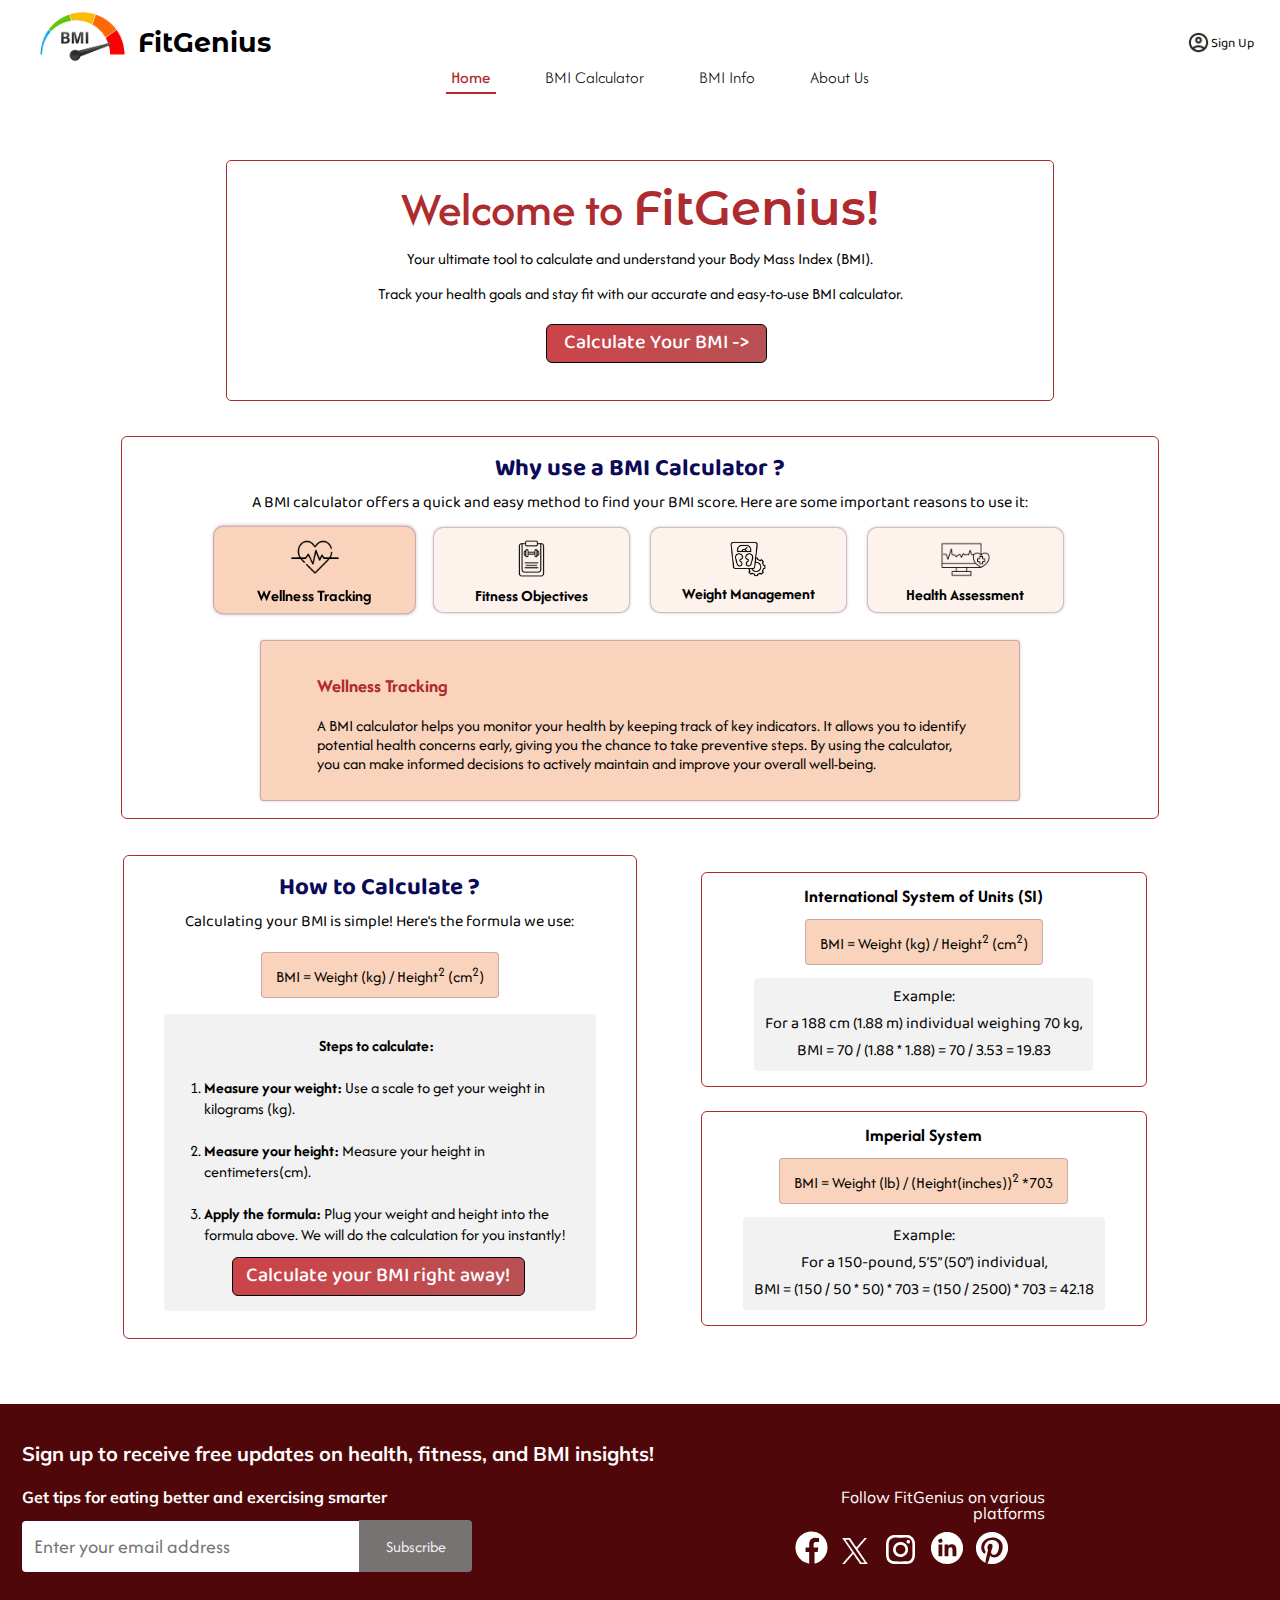
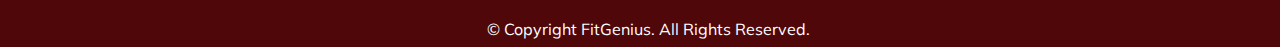
<file: index.html>
<!DOCTYPE html>
<html lang="en">

<head>
    <meta charset="UTF-8">
    <meta name="viewport" content="width=device-width, initial-scale=1.0">
    <title>BMI Calculator</title>
    <link rel="stylesheet" href="style.css">
    <link rel="stylesheet" href="footer.css">
    <link rel="stylesheet" href="navbar.css">
    <link rel="stylesheet" href="signup.css">
    <link rel="shortcut icon" href="other images/images-removebg-preview.png" type="image/x-icon">
    <style>
        @import url('https://fonts.googleapis.com/css2?family=Baloo+Bhaijaan+2:wght@400..800&display=swap');
        @import url('https://fonts.googleapis.com/css2?family=Protest+Guerrilla&display=swap');
        @import url('https://fonts.googleapis.com/css2?family=Fredoka:wght@300..700&display=swap');
        @import url('https://fonts.googleapis.com/css2?family=Afacad+Flux:wght@100..1000&display=swap');
        @import url('https://fonts.googleapis.com/css2?family=Afacad+Flux:wght@100..1000&family=Mulish:ital,wght@0,200..1000;1,200..1000&display=swap');
        @import url('https://fonts.googleapis.com/css2?family=Afacad+Flux:wght@100..1000&family=Montserrat+Alternates:ital,wght@0,100;0,200;0,300;0,400;0,500;0,600;0,700;0,800;0,900;1,100;1,200;1,300;1,400;1,500;1,600;1,700;1,800;1,900&family=Mulish:ital,wght@0,200..1000;1,200..1000&display=swap');
    </style>
    </style>
</head>

<body>
    <header>
        <div class="left">
            <a href="index.html">
                <img src="other images/images-removebg-preview.png" alt="logo">
                <div>FitGenius</div>
            </a>
        </div>

        <div class="center">
            <ul class="navbar">
                <li><a href="index.html" class="active">Home</a></li>
                <li><a href="calc.html">BMI Calculator</a></li>
                <li><a href="bmiinfo.html">BMI Info</a></li>
                <li><a href="about.html">About Us</a></li>
            </ul>
        </div>

        <div class="right">
            <img src="other images/account_circle_24dp_E8EAED_FILL0_wght400_GRAD0_opsz24.png" alt="user">
            <button class="btn" id="sign">Sign Up</button>
        </div>

        <div class="hamburger">
            <span></span>
            <span></span>
            <span></span>
        </div>

        <div id="signUpPopup" class="popup">
            <div class="popup-content">
                <span class="close">&times;</span>
                <h2>Sign Up</h2>
                <form id="signUpForm">
                    <input type="text" id="username" placeholder="Username" required>
                    <input type="email" id="email" placeholder="Email" required>
                    <input type="password" id="password" placeholder="Password" required>
                    <input type="password" id="confirmPassword" placeholder="Confirm Password" required>
                    <button type="submit" class="submit-btn">Sign Up</button>
                </form>
            </div>
        </div>
    </header>

    <main>
        <div class="welcome_main">
            <div class="welcome">
                <span class="fitgen">Welcome to <span class="name">FitGenius!</span></span>
            </div>

            <div class="content">Your ultimate tool to calculate and understand your Body Mass Index (BMI).<br>

                Track your health goals and stay fit with our accurate and easy-to-use BMI calculator.
            </div>

            <div class="calcbmi">
                <a href="calc.html"><input type="button" value="Calculate Your BMI ->" class="calc_but"></a>

            </div>
        </div>

        <div class="whyuse">
            <div class="headwhyuse">
                <h2 class="head1whyuse">Why use a BMI Calculator ?</h2>
            </div>
            <span class="pwhyuse">A BMI calculator offers a quick and easy method to find your BMI score. Here are some
                important reasons to use it:</span>
            <div class="cards">

                <div class="pt pt1 active" id="why-heart">
                    <img src="other images/heartbeat.png" alt="WT">
                    Wellness Tracking
                </div>


                <div class="pt pt2" id="why-fitness">
                    <img src="other images/fitness_goals1.png" alt="FG">
                    Fitness Objectives
                </div>


                <div class="pt pt3" id="why-weight">
                    <img src="other images/weight_management.png" alt="WM">
                    Weight Management
                </div>


                <div class="pt pt4" id="why-health">
                    <img src="other images/health.png" alt="HA">
                    Health Assessment
                </div>

            </div>

            <div class="content-cards">
                <div class="wellnesstrack wellnesstracking" style="display: none;">
                    <h3>Wellness Tracking</h3>
                    <p>A BMI calculator helps you monitor your health by keeping track of key indicators. It allows you
                        to identify potential health concerns early, giving you the chance to take preventive steps. By
                        using the calculator, you can make informed decisions to actively maintain and improve your
                        overall well-being.</p>
                </div>

                <div class="fitnessgoals" style="display: none;">
                    <h3>Fitness Objectives</h3>
                    <p>A BMI calculator serves as a useful tool in supporting your fitness journey. It helps you measure
                        your physical progress with precision. Regularly tracking your BMI ensures that your fitness
                        efforts stay on course and are aligned with your personal objectives.</p>
                </div>
                <div class="weightmngmnt" style="display: none;">
                    <h3>Weight Management</h3>
                    <p>A BMI calculator is a great tool for managing weight effectively. It helps you set practical
                        weight targets and guides you toward achieving a healthier body weight. By using it, you can
                        create a manageable weight plan with realistic milestones to reach over time.</p>
                </div>
                <div class="healthassm" style="display: none;">
                    <h3>Health Assessment</h3>
                    <p>Understanding your BMI provides key insights into your overall health. An online BMI calculator
                        uses your height and weight to give a fast evaluation of your health status. It points out
                        possible health risks and highlights areas for improvement to enhance your well-being. This
                        keeps you on track to remain fit, active, and healthy.</p>
                </div>
            </div>

        </div>

        <div class="parent">

            <div class="howtocalc">
                <h2>How to Calculate ?</h2>
                <span>Calculating your BMI is simple! Here's the formula we use:</span>
                <p class="formula">BMI = Weight (kg) / Height<sup>2</sup> (cm<sup>2</sup>)</p>

                <div class="steps">

                    <h4>Steps to calculate:</h4>
                    <ol>
                        <li><b>Measure your weight:</b> Use a scale to get your weight in kilograms (kg).</li><br>
                        <li><b>Measure your height:</b> Measure your height in centimeters(cm).</li><br>
                        <li><b>Apply the formula:</b> Plug your weight and height into the formula above. We will do the
                            calculation for you instantly!</li>
                    </ol>

                    <a href="calc.html"><input type="button" value="Calculate your BMI right away!"
                            class="calc_but"></a>
                </div>

                <br>
            </div>
            <div class="si">

                <div class="systemofunits" id="sou1">
                    <h4>International System of Units (SI)</h4><span class="formula">BMI = Weight (kg) /
                        Height<sup>2</sup> (cm<sup>2</sup>)</span><span class="example">Example: <br>
                        For a 188 cm (1.88 m) individual weighing 70 kg,<br>
                        BMI = 70 / (1.88 * 1.88) = 70 / 3.53 = 19.83</span>
                </div>
                <div class="systemofunits" id="sou2">
                    <h4>Imperial System</h4><span class="formula">BMI = Weight (lb) / (Height(inches))<sup>2</sup>
                        *703</span><span class="example">Example: <br>
                        For a 150-pound, 5’5” (50”) individual,<br>
                        BMI = (150 / 50 * 50) * 703 = (150 / 2500) * 703 = 42.18</span>
                </div>
            </div>
        </div>
        </div>

        <footer>
            <div class="foot_left">

                <h2>Sign up to receive free updates on health, fitness, and BMI insights!</h2>
                <h4>Get tips for eating better and exercising smarter</h4>
                <div class="subscribe_btn">
                    <input type="email" name="" id="subscription" placeholder="Enter your email address">
                    <input type="button" value="Subscribe" id="sb_btn">
                </div>
            </div>

            <div class="follow">
                <span>Follow FitGenius on various platforms</span>
                <div class="platforms">
                    <a href="https://www.facebook.com"><img src="svgs/facebook.svg" alt="facebook"
                            class="svg_size_design invert-on-hover" id="facebook"></a>
                    <a href="https://www.twitter.com"><img src="svgs/twitter.svg" alt="twitter"
                            class="svg_size_design invert-on-hover" id="twitter"></a>
                    <a href="https://www.instagram.com"><img src="svgs/instagram.svg" alt="instagram"
                            class="svg_size_design invert-on-hover" id="instagram"></a>
                    <a href="https://www.linkedin.com"><img src="svgs/linkedin.svg" alt="linkedin"
                            class="svg_size_design invert-on-hover" id="linkedin"></a>
                    <a href="https://www.pinterest.com"><img src="svgs/pinterest-logo.svg" alt="pinterest"
                            class="svg_size_design invert-on-hover" id="pinterest"></a>
                </div>
            </div>

            <div class="copyright">
                <span>&copy; Copyright FitGenius. All Rights Reserved.</span>
            </div>
        </footer>

    </main>

    <script src="script.js"></script>
    <script src="signup.js"></script>
    <script src="navbar.js"></script>
</body>

</html>
</file>
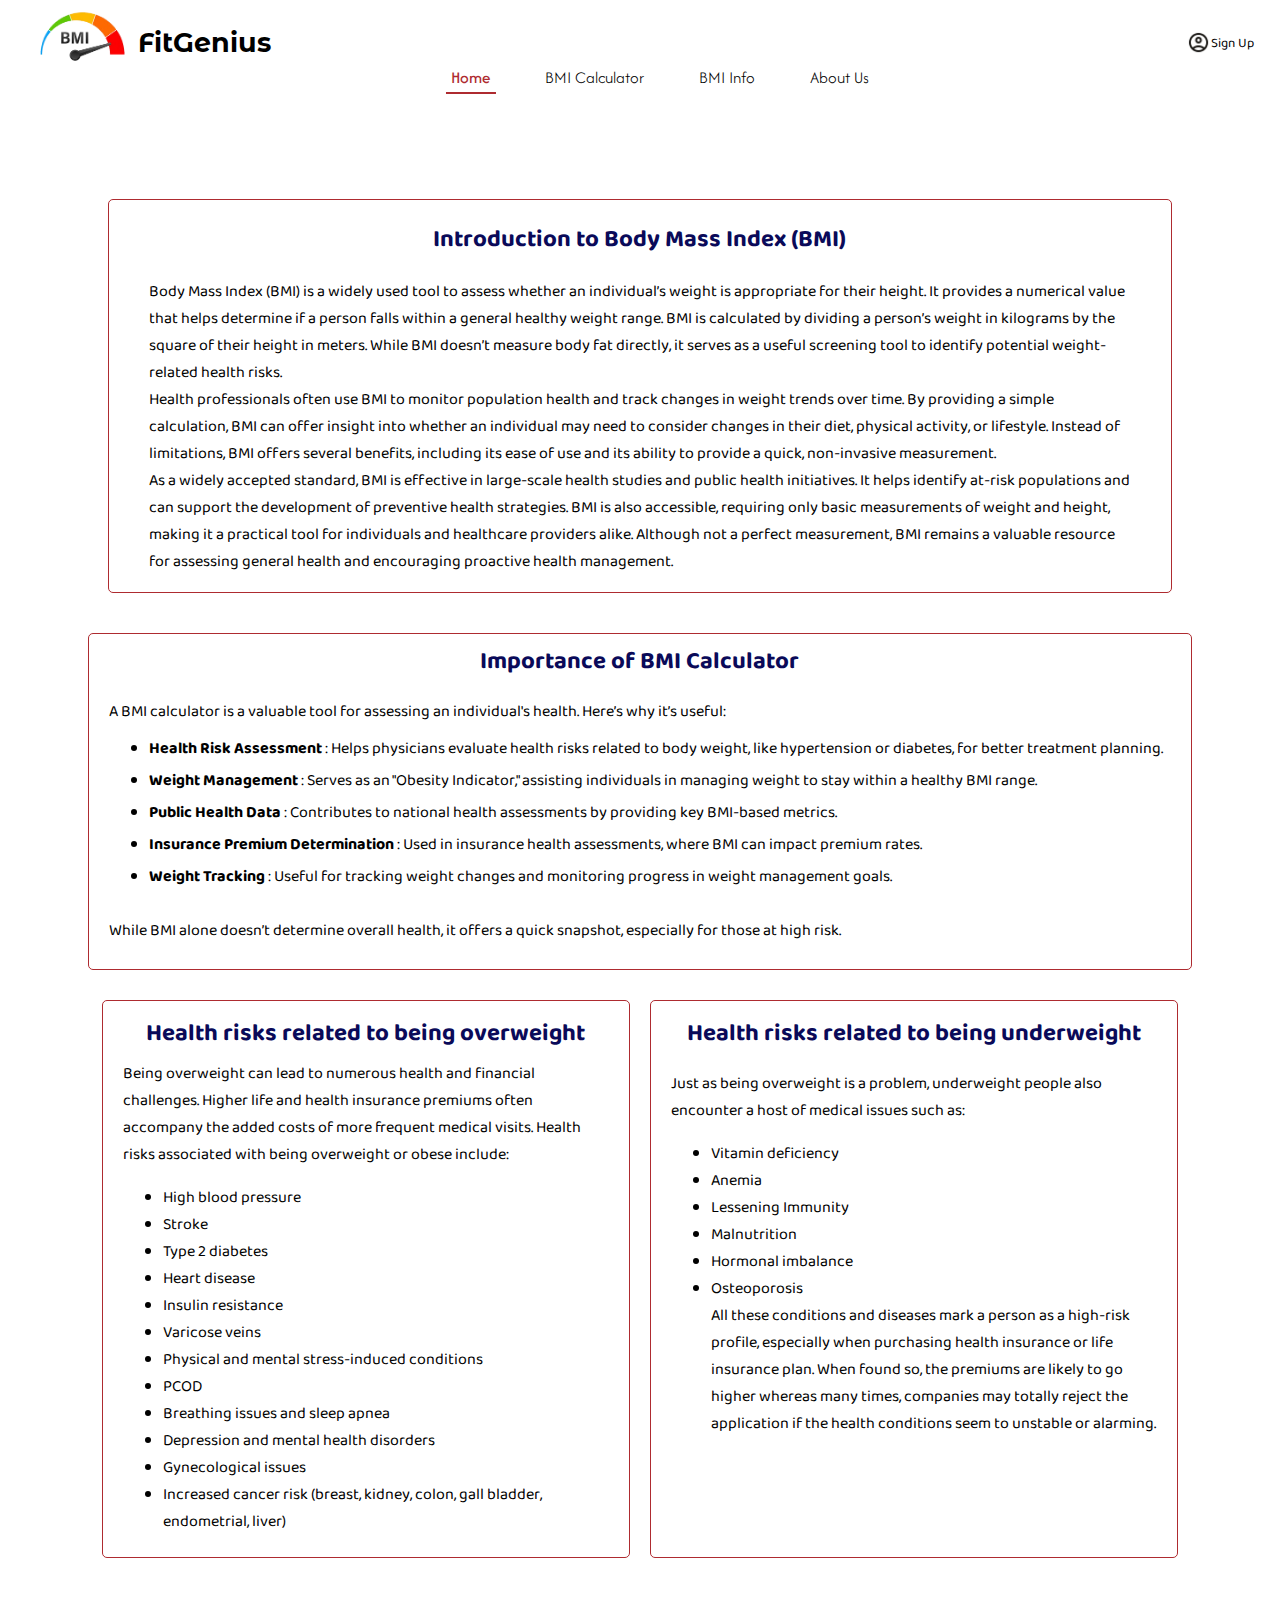
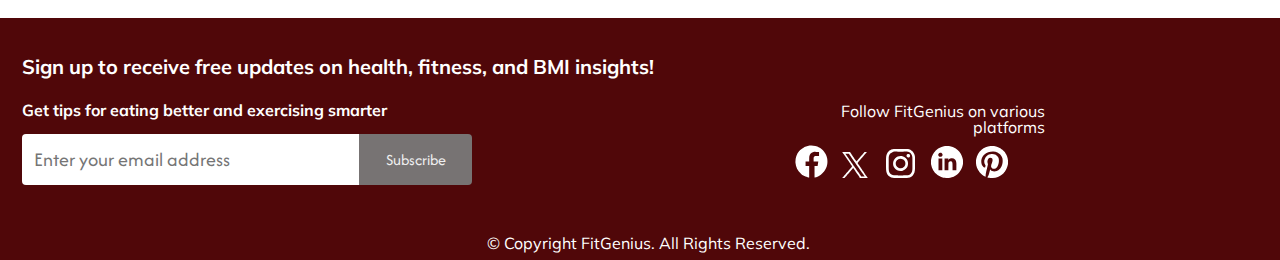
<file: bmiinfo.html>
<!DOCTYPE html>
<html lang="en">
<head>
    <meta charset="UTF-8">
    <meta name="viewport" content="width=device-width, initial-scale=1.0">
    <title>BMI Calculator</title>
    <link rel="stylesheet" href="bmiinfo.css">
    <link rel="stylesheet" href="footer.css">
    <link rel="stylesheet" href="navbar.css">
    <link rel="stylesheet" href="signup.css">
    <link rel="shortcut icon" href="other images/images-removebg-preview.png" type="image/x-icon">
    <style>
        @import url('https://fonts.googleapis.com/css2?family=Baloo+Bhaijaan+2:wght@400..800&display=swap');
        @import url('https://fonts.googleapis.com/css2?family=Protest+Guerrilla&display=swap');
        @import url('https://fonts.googleapis.com/css2?family=Fredoka:wght@300..700&display=swap');
        @import url('https://fonts.googleapis.com/css2?family=Afacad+Flux:wght@100..1000&display=swap');
        @import url('https://fonts.googleapis.com/css2?family=Afacad+Flux:wght@100..1000&family=Mulish:ital,wght@0,200..1000;1,200..1000&display=swap');
        @import url('https://fonts.googleapis.com/css2?family=Afacad+Flux:wght@100..1000&family=Montserrat+Alternates:ital,wght@0,100;0,200;0,300;0,400;0,500;0,600;0,700;0,800;0,900;1,100;1,200;1,300;1,400;1,500;1,600;1,700;1,800;1,900&family=Mulish:ital,wght@0,200..1000;1,200..1000&display=swap');
    </style>
</head>
<body>
    <header>
        <div class="left">
            <a href="index.html">
                <img src="other images/images-removebg-preview.png" alt="logo">
                <div>FitGenius</div>
            </a>
        </div>

        <div class="center">
            <ul class="navbar">
                <li><a href="index.html" class="active">Home</a></li>
                <li><a href="calc.html">BMI Calculator</a></li>
                <li><a href="bmiinfo.html">BMI Info</a></li>
                <li><a href="about.html">About Us</a></li>
            </ul>
        </div>

        <div class="right">
            <img src="other images/account_circle_24dp_E8EAED_FILL0_wght400_GRAD0_opsz24.png" alt="user">
            <button class="btn" id="sign">Sign Up</button>
        </div>

        <div class="hamburger">
            <span></span>
            <span></span>
            <span></span>
        </div>

        <div id="signUpPopup" class="popup">
            <div class="popup-content">
                <span class="close">&times;</span>
                <h2>Sign Up</h2>
                <form id="signUpForm">
                    <input type="text" id="username" placeholder="Username" required>
                    <input type="email" id="email" placeholder="Email" required>
                    <input type="password" id="password" placeholder="Password" required>
                    <input type="password" id="confirmPassword" placeholder="Confirm Password" required>
                    <button type="submit" class="submit-btn">Sign Up</button>
                </form>
            </div>
        </div>
    </header>

    <main>
        <div class="introtobmi">
            <div class="heading">
            <h2 >Introduction to Body Mass Index (BMI)</h2>
            </div>
            <div class="para">

            <p>
            Body Mass Index (BMI) is a widely used tool to assess whether an individual’s weight is appropriate for their height. It provides a numerical value that helps determine if a person falls within a general healthy weight range. BMI is calculated by dividing a person’s weight in kilograms by the square of their height in meters. While BMI doesn’t measure body fat directly, it serves as a useful screening tool to identify potential weight-related health risks. <br>

            Health professionals often use BMI to monitor population health and track changes in weight trends over time. By providing a simple calculation, BMI can offer insight into whether an individual may need to consider changes in their diet, physical activity, or lifestyle. Instead of limitations, BMI offers several benefits, including its ease of use and its ability to provide a quick, non-invasive measurement. <br>

            As a widely accepted standard, BMI is effective in large-scale health studies and public health initiatives. It helps identify at-risk populations and can support the development of preventive health strategies. BMI is also accessible, requiring only basic measurements of weight and height, making it a practical tool for individuals and healthcare providers alike. Although not a perfect measurement, BMI remains a valuable resource for assessing general health and encouraging proactive health management. <br>
            </p>
            </div>
        </div>

        <div class="importance">
            <h2 class="heading">Importance of BMI Calculator</h2>
            <p>A BMI calculator is a valuable tool for assessing an individual's health. Here’s why it’s useful: <br>
                <ul>

                    <li><b>Health Risk Assessment</b> : Helps physicians evaluate health risks related to body weight, like hypertension or diabetes, for better treatment planning. </li><br>
                    
                    <li><b>Weight Management</b> : Serves as an "Obesity Indicator," assisting individuals in managing weight to stay within a healthy BMI range.</li> <br>
                    
                    <li><b>Public Health Data</b> : Contributes to national health assessments by providing key BMI-based metrics.</li> <br>
                    
                    <li><b>Insurance Premium Determination</b> : Used in insurance health assessments, where BMI can impact premium rates.</li> <br>
                
                    <li><b>Weight Tracking</b> : Useful for tracking weight changes and monitoring progress in weight management goals.</li> <br>
                
            </ul>
                While BMI alone doesn’t determine overall health, it offers a quick snapshot, especially for those at high risk.</p>
            </div>

            <div class="health_risks">
                <div class="overweight common">
                    <h2 class="heading">Health risks related to being overweight</h2>
                    <p>Being overweight can lead to numerous health and financial challenges. Higher life and health insurance premiums often accompany the added costs of more frequent medical visits. Health risks associated with being overweight or obese include:
                    <ul>

                        <li>High blood pressure</li>
                        <li>Stroke</li>
                        <li>Type 2 diabetes</li>
                        <li>Heart disease</li>
                        <li>Insulin resistance</li>
                        <li>Varicose veins</li>
                        <li>Physical and mental stress-induced conditions</li>
                        <li>PCOD</li>
                        <li>Breathing issues and sleep apnea</li>
                        <li>Depression and mental health disorders</li>
                        <li>Gynecological issues</li>
                        <li>Increased cancer risk (breast, kidney, colon, gall bladder, endometrial, liver)</li></ul></p>
                    
                </div>
                <div class="underweight common">
                    <h2 class="heading">Health risks related to being underweight</h2>
                    <p>Just as being overweight is a problem, underweight people also encounter a host of medical issues such as:
                    <ul>

                        <li>Vitamin deficiency</li>
                        <li>Anemia</li>
                        <li>Lessening Immunity</li>
                        <li>Malnutrition</li>
                        <li>Hormonal imbalance</li>
                        <li>Osteoporosis</li>
                        All these conditions and diseases mark a person as a high-risk profile, especially when purchasing health insurance or life insurance plan. When found so, the premiums are likely to go higher whereas many times, companies may totally reject the application if the health conditions seem to unstable or alarming.</ul></p>

                    </div>
            </div>

            <footer>
                <div class="foot_left">
        
                    <h2>Sign up to receive free updates on health, fitness, and BMI insights!</h2>
                    <h4>Get tips for eating better and exercising smarter</h4>
                    <div class="subscribe_btn">
                        <input type="email" name="" id="subscription" placeholder="Enter your email address">
                        <input type="button" value="Subscribe" id="sb_btn">
                    </div>
                </div>
        
                <div class="follow">
                    <span>Follow FitGenius on various platforms</span>
                    <div class="platforms">
                        <a href="https://www.facebook.com"><img src="svgs/facebook.svg" alt="facebook" class="svg_size_design invert-on-hover" id="facebook"></a>
                        <a href="https://www.twitter.com"><img src="svgs/twitter.svg" alt="twitter" class="svg_size_design invert-on-hover" id="twitter"></a>
                        <a href="https://www.instagram.com"><img src="svgs/instagram.svg" alt="instagram" class="svg_size_design invert-on-hover" id="instagram"></a>
                        <a href="https://www.linkedin.com"><img src="svgs/linkedin.svg" alt="linkedin" class="svg_size_design invert-on-hover" id="linkedin"></a>
                        <a href="https://www.pinterest.com"><img src="svgs/pinterest-logo.svg" alt="pinterest" class="svg_size_design invert-on-hover" id="pinterest"></a>
                    </div>
                </div>
        
                <div class="copyright">
                    <span>&copy; Copyright FitGenius. All Rights Reserved.</span>
                </div>
            </footer>
    </main>

    <script src="bmiinfo.js"></script>
    <script src="signup.js"></script>
    <script src="navbar.js"></script>
</body>
</html>
</file>
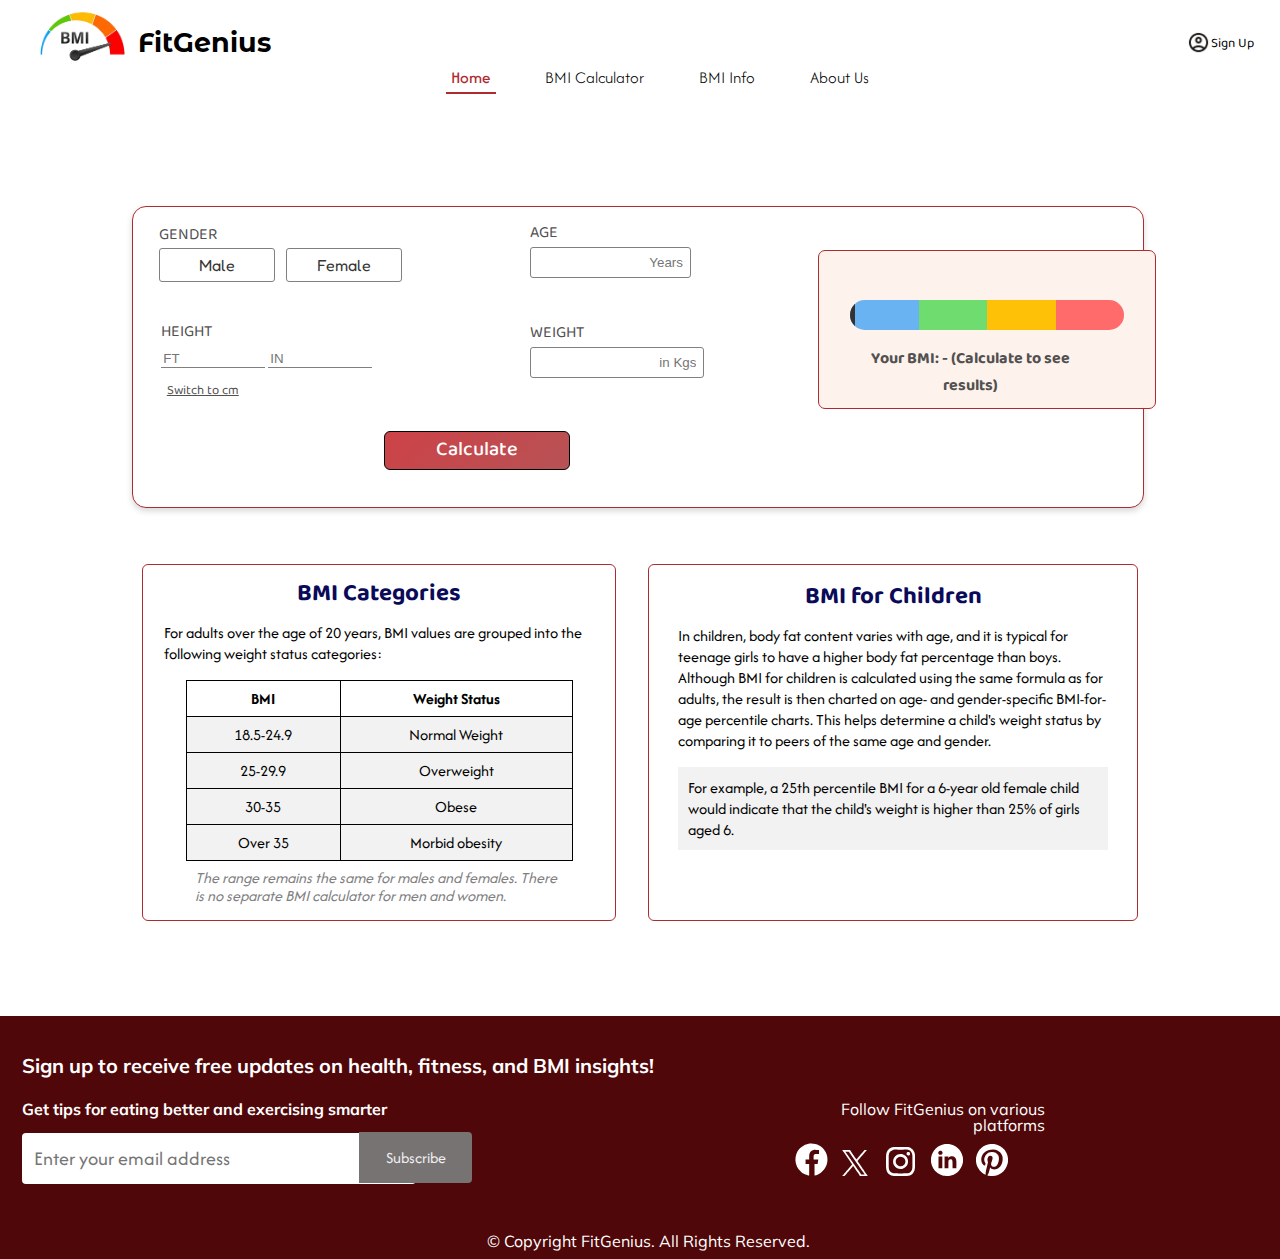
<file: calc.html>
<!DOCTYPE html>
<html lang="en">

<head>
    <meta charset="UTF-8">
    <meta name="viewport" content="width=device-width, initial-scale=1.0">
    <title>BMI Calculator</title>
    <link rel="stylesheet" href="calc.css">
    <link rel="stylesheet" href="footer.css">
    <link rel="stylesheet" href="navbar.css">
    <link rel="stylesheet" href="signup.css">
    <style>
        @import url('https://fonts.googleapis.com/css2?family=Baloo+Bhaijaan+2:wght@400..800&display=swap');
        @import url('https://fonts.googleapis.com/css2?family=Protest+Guerrilla&display=swap');
        @import url('https://fonts.googleapis.com/css2?family=Fredoka:wght@300..700&display=swap');
        @import url('https://fonts.googleapis.com/css2?family=Afacad+Flux:wght@100..1000&display=swap');
        @import url('https://fonts.googleapis.com/css2?family=Afacad+Flux:wght@100..1000&family=Mulish:ital,wght@0,200..1000;1,200..1000&display=swap');
        @import url('https://fonts.googleapis.com/css2?family=Afacad+Flux:wght@100..1000&family=Montserrat+Alternates:ital,wght@0,100;0,200;0,300;0,400;0,500;0,600;0,700;0,800;0,900;1,100;1,200;1,300;1,400;1,500;1,600;1,700;1,800;1,900&family=Mulish:ital,wght@0,200..1000;1,200..1000&display=swap');
    </style>
    <link rel="shortcut icon" href="other images/images-removebg-preview.png" type="image/x-icon">
</head>

<body>
    <header>
        <div class="left">
            <a href="index.html">
                <img src="other images/images-removebg-preview.png" alt="logo">
                <div>FitGenius</div>
            </a>
        </div>

        <div class="center">
            <ul class="navbar">
                <li><a href="index.html" class="active">Home</a></li>
                <li><a href="calc.html">BMI Calculator</a></li>
                <li><a href="bmiinfo.html">BMI Info</a></li>
                <li><a href="about.html">About Us</a></li>
            </ul>
        </div>

        <div class="right">
            <img src="other images/account_circle_24dp_E8EAED_FILL0_wght400_GRAD0_opsz24.png" alt="user">
            <button class="btn" id="sign">Sign Up</button>
        </div>

        <div class="hamburger">
            <span></span>
            <span></span>
            <span></span>
        </div>

        <div id="signUpPopup" class="popup">
            <div class="popup-content">
                <span class="close">&times;</span>
                <h2>Sign Up</h2>
                <form id="signUpForm">
                    <input type="text" id="username" placeholder="Username" required>
                    <input type="email" id="email" placeholder="Email" required>
                    <input type="password" id="password" placeholder="Password" required>
                    <input type="password" id="confirmPassword" placeholder="Confirm Password" required>
                    <button type="submit" class="submit-btn">Sign Up</button>
                </form>
            </div>
        </div>
    </header>
    <div class="parent">
        <div class="calculate">
            <form class="form_c" action="#">
                <div class="gen_sel">
                    <label for="gender" id="lab_gen">GENDER</label><br>
                    <input type="radio" name="GEN" id="male">
                    <label for="male" class="resize">Male</label>
                    <input type="radio" name="GEN" id="female">
                    <label for="female" class="resize" id="re_fe">Female</label>
                </div>
        
                <div class="height" id="height-ft-in">
                    <label for="height" id="heig_adj">HEIGHT</label><br>
                    <input class="inp_heigh" type="number" placeholder="FT" id="ft">
                    <input class="inp_heigh" type="number" placeholder="IN" id="in">
                </div>
                
                <div class="height hidden" id="height-cm">
                    <label for="height" id="heig_adj">HEIGHT</label><br>
                    <input class="inp_heigh" type="number" placeholder="CM" id="cm">
                </div>
        
                <div class="cms">
                    <a href="#" id="switch-to-cm">Switch to cm</a>
                </div>
                
                <div class="age">
                    <label for="age">AGE</label><br>
                    <input type="number" name="" id="age" placeholder="Years">
                </div>
                
                <div class="weight">
                    <label for="weight">WEIGHT</label><br>
                    <input type="tel" name="" id="weight" placeholder="in Kgs">
                </div>     
                
                <div class="calc_final">
                    <input id="calc_but" type="button" value="Calculate">
                </div>
                
                <div class="bar">
                    <div class="bmi-bar-wrapper">
                        <div class="bmi-bar">
                            <div class="bmi-segment underweight" data-label="Underweight"></div>
                            <div class="bmi-segment healthy" data-label="Healthy"></div>
                            <div class="bmi-segment overweight" data-label="Overweight"></div>
                            <div class="bmi-segment obese" data-label="Obese"></div>
                            <div id="bmi-indicator"></div>
                        </div>
                        <div id="bmi-result"><p>Your BMI: - (Calculate to see results)</p></div>
                        
                    </div>
                </div>
            </form>
        </div>
        
        
    </div>

    <div class="calc_cards">
        <div class="bmi_categories cards_common">
            <h2>BMI Categories</h2>
            <p>For adults over the age of 20 years, BMI values are grouped into the following weight status categories:</p>
            <table class="table_bmi">
                <tr>
                    <th>BMI</th>
                    <th>Weight Status</th>
                </tr>
                <tr>
                    <td>18.5-24.9</td>
                    <td>Normal Weight</td>
                </tr>
                <tr>
                    <td>25-29.9</td>
                    <td>Overweight</td>
                </tr>
                <tr>
                    <td>30-35</td>
                    <td>Obese</td>
                </tr>
                <tr>
                    <td>Over 35</td>
                    <td> Morbid obesity</td>
                </tr>
            </table>
            <p id="note"><i>The range remains the same for males and females. There is no separate BMI calculator for men and women.</i></p>
        </div>
        <div class="bmi_children cards_common"><h2>BMI for Children</h2>
            <p>
                In children, body fat content varies with age, and it is typical for teenage girls to have a higher body fat percentage than boys. Although BMI for children is calculated using the same formula as for adults, the result is then charted on age- and gender-specific BMI-for-age percentile charts. This helps determine a child's weight status by comparing it to peers of the same age and gender.</p>

            <p class="highlight">For example, a 25th percentile BMI for a 6-year old female child would indicate that the child's weight is higher than 25% of girls aged 6.</p>
        </div>

    </div>

    <footer>
        <div class="foot_left">

            <h2>Sign up to receive free updates on health, fitness, and BMI insights!</h2>
            <h4>Get tips for eating better and exercising smarter</h4>
            <div class="subscribe_btn">
                <input type="email" name="" id="subscription" placeholder="Enter your email address">
                <input type="button" value="Subscribe" id="sb_btn">
            </div>
        </div>

        <div class="follow">
            <span>Follow FitGenius on various platforms</span>
            <div class="platforms">
                <a href="https://www.facebook.com"><img src="svgs/facebook.svg" alt="facebook" class="svg_size_design invert-on-hover" id="facebook"></a>
                <a href="https://www.twitter.com"><img src="svgs/twitter.svg" alt="twitter" class="svg_size_design invert-on-hover" id="twitter"></a>
                <a href="https://www.instagram.com"><img src="svgs/instagram.svg" alt="instagram" class="svg_size_design invert-on-hover" id="instagram"></a>
                <a href="https://www.linkedin.com"><img src="svgs/linkedin.svg" alt="linkedin" class="svg_size_design invert-on-hover" id="linkedin"></a>
                <a href="https://www.pinterest.com"><img src="svgs/pinterest-logo.svg" alt="pinterest" class="svg_size_design invert-on-hover" id="pinterest"></a>
            </div>
        </div>

        <div class="copyright">
            <span>&copy; Copyright FitGenius. All Rights Reserved.</span>
        </div>
    </footer>
    <script src="calc.js"></script>
    <script src="signup.js"></script>
    <script src="navbar.js"></script>
</body>

</html>
</file>
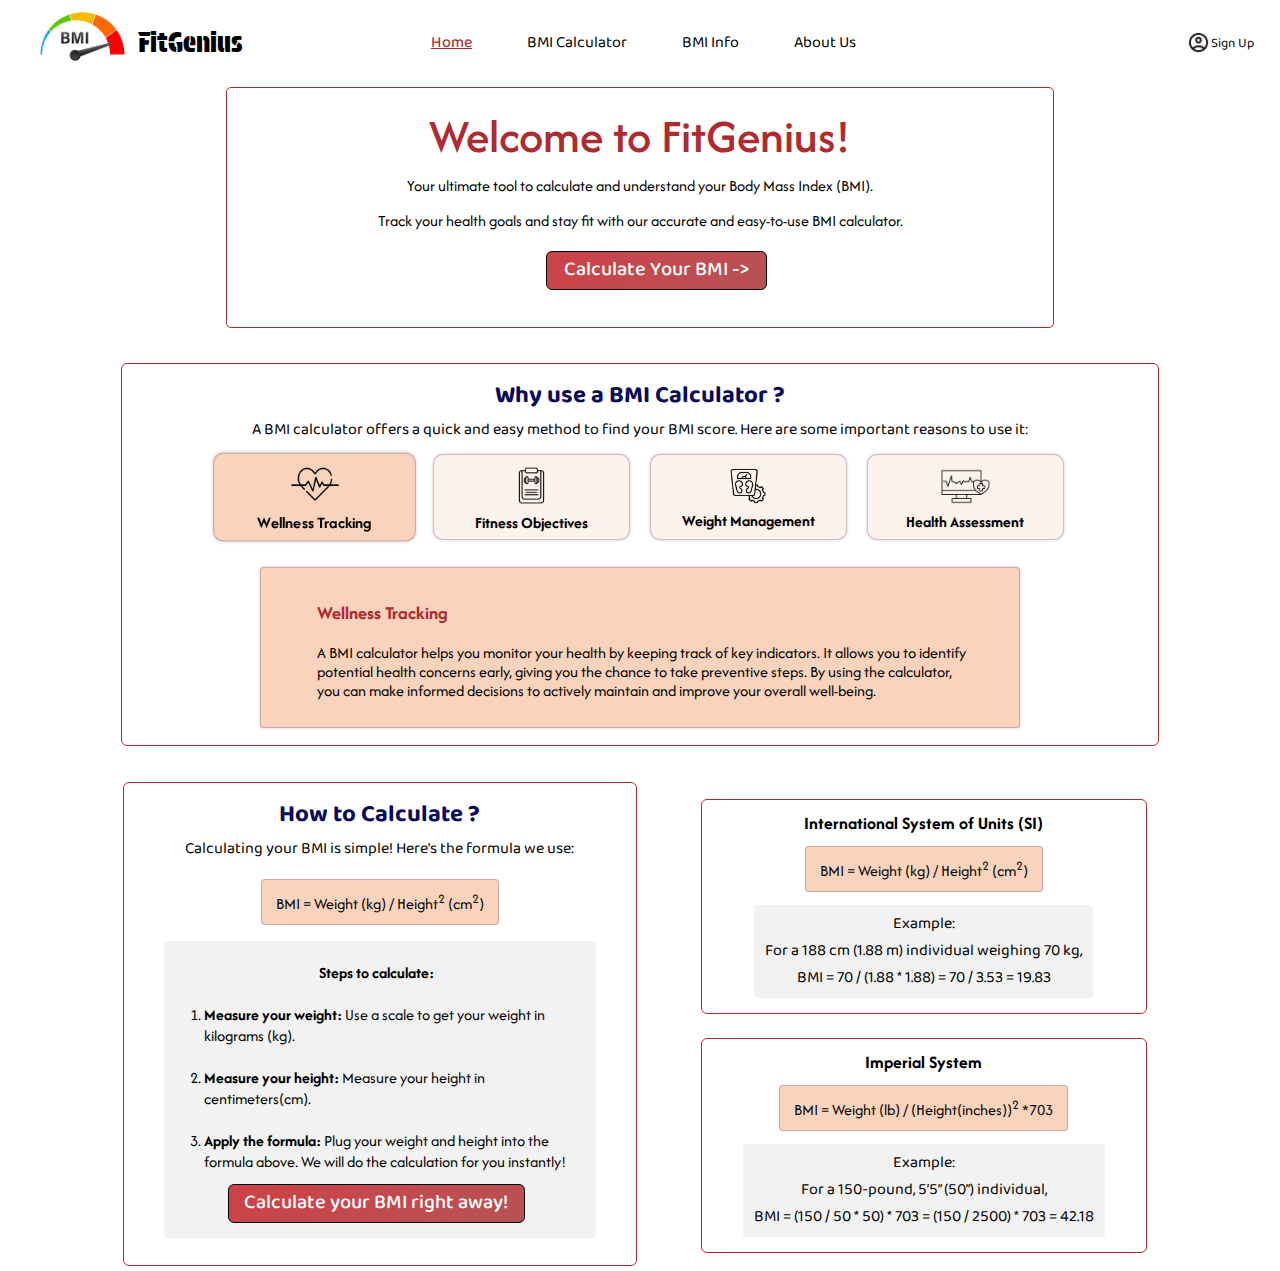
<file: home.html>
<!DOCTYPE html>
<html lang="en">
<head>
    <meta charset="UTF-8">
    <meta name="viewport" content="width=device-width, initial-scale=1.0">
    <title>BMI Calculator</title>
    <link rel="stylesheet" href="home.css">
    <link rel="shortcut icon" href="images-removebg-preview.png" type="image/x-icon">
    <style>
        @import url('https://fonts.googleapis.com/css2?family=Baloo+Bhaijaan+2:wght@400..800&display=swap');
        @import url('https://fonts.googleapis.com/css2?family=Protest+Guerrilla&display=swap');
        @import url('https://fonts.googleapis.com/css2?family=Fredoka:wght@300..700&display=swap');
        @import url('https://fonts.googleapis.com/css2?family=Afacad+Flux:wght@100..1000&display=swap');
    </style>
</head>
<body>
</header>

<div class="left">
    <a href="index2.html"><img src="images-removebg-preview.png" alt="logo">
        <div>FitGenius
        </div>
    </a>
</div>
<div class="center">
    <ul class="navbar">
        <li><a href="home.html" class="active">Home</a></li>
        <li><a href="index2.html" >BMI Calculator</a></li>
        <li><a href="bmiinfo.html">BMI Info</a></li>
        <li><a href="#">About Us</a></li>
    </ul>
</div>
<div class="right">
    <img src="account_circle_24dp_E8EAED_FILL0_wght400_GRAD0_opsz24.png" alt="user">
    <button class="btn" id="sign">Sign Up</button>
</div>
</header>

<main>
    <div class="welcome_main">
        <div class="welcome">
            <span class="fitgen">Welcome to FitGenius!</span>
        </div>

        <div class="content">Your ultimate tool to calculate and understand your Body Mass Index (BMI).<br>

            Track your health goals and stay fit with our accurate and easy-to-use BMI calculator.
        </div>

        <div class="calcbmi">
            <a href="index2.html"><input type="button" value="Calculate Your BMI ->" class = "calc_but" ></a>
            
        </div>
    </div>

    <div class="whyuse">
        <div class="headwhyuse">
            <h2 class="head1whyuse">Why use a BMI Calculator ?</h2>
        </div>
        <span class="pwhyuse">A BMI calculator offers a quick and easy method to find your BMI score. Here are some important reasons to use it:</span>
        <div class="cards">

            <a href="" ><div class="pt pt1 active">
                <img src="heartbeat.png" alt="WT">
                Wellness Tracking
            </div></a>
            <a href=""><div class="pt pt2">
                <img src="fitness_goals1.png" alt="FG">
                Fitness Objectives
            </div></a>
            <a href=""><div class="pt pt3">
                <img src="weight_management.png" alt="WM">
                Weight Management
            </div></a>
            <a href=""><div class="pt pt4">
                <img src="health.png" alt="HA">
                Health Assessment
            </div></a>
        </div>

        <div class="content-cards">
            <div class="wellnesstrack">
                <h3>Wellness Tracking</h3>
                <p>A BMI calculator helps you monitor your health by keeping track of key indicators. It allows you to identify potential health concerns early, giving you the chance to take preventive steps. By using the calculator, you can make informed decisions to actively maintain and improve your overall well-being.</p>
            </div>

            <div class="fitnessgoals">
                <h3>Fitness Objectives</h3>
                <p>A BMI calculator serves as a useful tool in supporting your fitness journey. It helps you measure your physical progress with precision. Regularly tracking your BMI ensures that your fitness efforts stay on course and are aligned with your personal objectives.</p>
            </div>
            <div class="weightmngmnt">
                <h3>Weight Management</h3>
                <p>A BMI calculator is a great tool for managing weight effectively. It helps you set practical weight targets and guides you toward achieving a healthier body weight. By using it, you can create a manageable weight plan with realistic milestones to reach over time.</p>
            </div>
            <div class="healthassm">
                <h3>Fitness Objectives</h3>
                <p>Understanding your BMI provides key insights into your overall health. An online BMI calculator uses your height and weight to give a fast evaluation of your health status. It points out possible health risks and highlights areas for improvement to enhance your well-being. This keeps you on track to remain fit, active, and healthy.</p>
            </div>
        </div>

    </div>

    <div class="parent">

        <div class="howtocalc">
            <h2>How to Calculate ?</h2>
            <span>Calculating your BMI is simple! Here's the formula we use:</span>
            <p class="formula">BMI = Weight (kg) / Height<sup>2</sup> (cm<sup>2</sup>)</p>
            
        <div class="steps">
            
            <h4>Steps to calculate:</h4>
            <ol>
            <li><b>Measure your weight:</b> Use a scale to get your weight in kilograms (kg).</li><br>
            <li><b>Measure your height:</b> Measure your height in centimeters(cm).</li><br>
            <li><b>Apply the formula:</b> Plug your weight and height into the formula above. We will do the calculation for you instantly!</li>
            </ol>

            <input type="button" value="Calculate your BMI right away!" class="calc_but">
        </div>

        <br>
    </div>
        <div class="si">

            <div class="systemofunits" id="sou1"><h4>International System of Units (SI)</h4><span class="formula">BMI = Weight (kg) / Height<sup>2</sup> (cm<sup>2</sup>)</span><span class="example">Example: <br>
                For a 188 cm (1.88 m) individual weighing 70 kg,<br>
                BMI = 70 / (1.88 * 1.88) = 70 / 3.53 = 19.83</span></div>
            <div class="systemofunits" id="sou2"><h4>Imperial System</h4><span class="formula">BMI = Weight (lb) / (Height(inches))<sup>2</sup> *703</span><span class="example">Example: <br>
                For a 150-pound, 5’5” (50”) individual,<br>
                BMI = (150 / 50 * 50) * 703 = (150 / 2500) * 703 = 42.18</span></div>
        </div>
    </div>
</div>
        
</main>
</body>
</html>
</file>
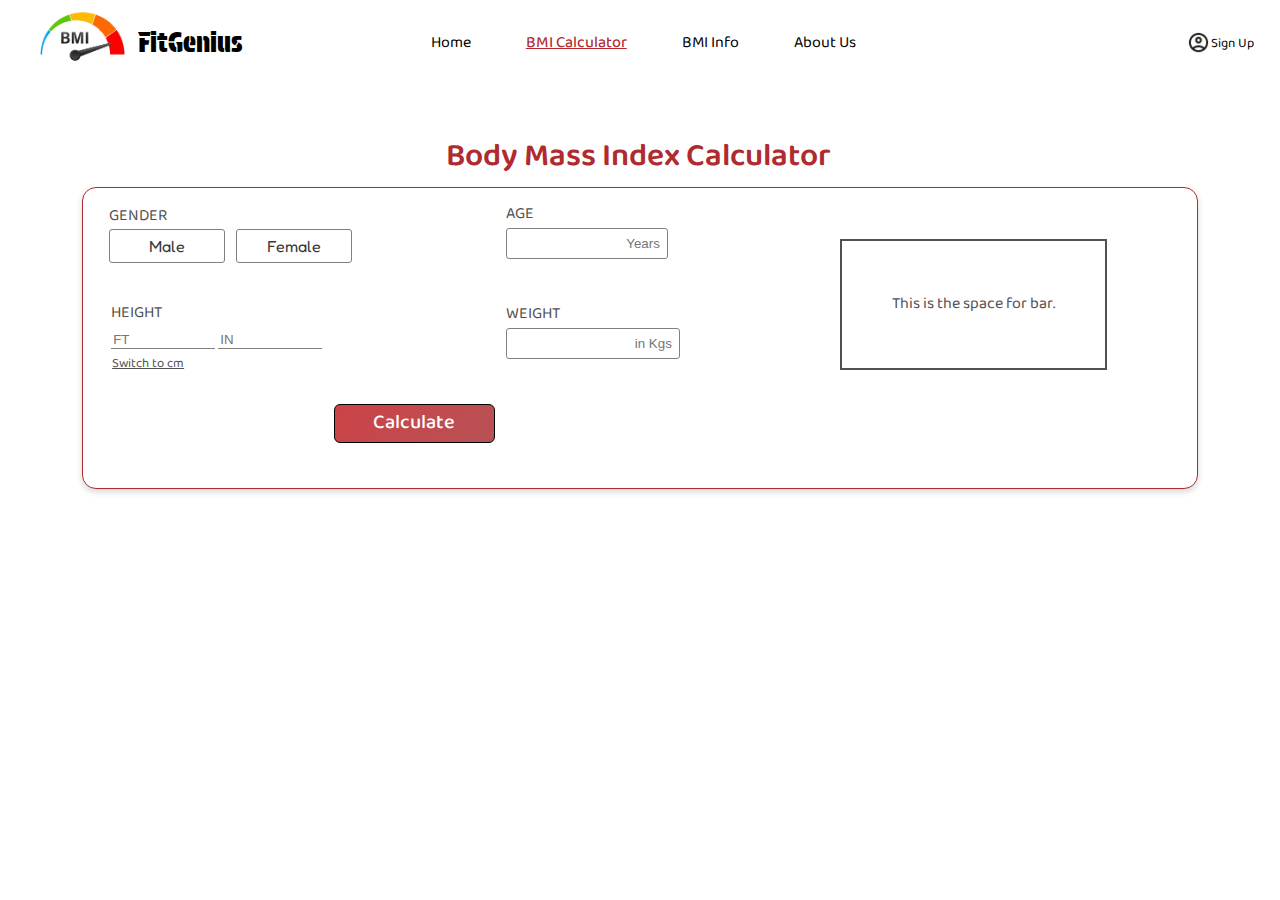
<file: index2.html>
<!DOCTYPE html>
<html lang="en">

<head>
    <meta charset="UTF-8">
    <meta name="viewport" content="width=device-width, initial-scale=1.0">
    <title>BMI Calculator</title>
    <link rel="stylesheet" href="style2.css">
    <style>
        @import url('https://fonts.googleapis.com/css2?family=Baloo+Bhaijaan+2:wght@400..800&display=swap');
        @import url('https://fonts.googleapis.com/css2?family=Protest+Guerrilla&display=swap');
        @import url('https://fonts.googleapis.com/css2?family=Fredoka:wght@300..700&display=swap');
    </style>
    <link rel="shortcut icon" href="images-removebg-preview.png" type="image/x-icon">
</head>

<body>
    </header>

    <div class="left">
        <a href="index2.html"><img src="images-removebg-preview.png" alt="logo">
            <div>FitGenius
            </div>
        </a>
    </div>
    <div class="center">
        <ul class="navbar">
            <li><a href="home.html" target="_blank">Home</a></li>
            <li><a href="index2.html" class="active">BMI Calculator</a></li>
            <li><a href="bmiinfo.html">BMI Info</a></li>
            <li><a href="#">About Us</a></li>
        </ul>
    </div>
    <div class="right">
        <img src="account_circle_24dp_E8EAED_FILL0_wght400_GRAD0_opsz24.png" alt="user">
        <button class="btn" id="sign">Sign Up</button>
    </div>
    </header>

    <div class="heading">
        Body Mass Index Calculator
    </div>

    <div class="calculate">
        <form class="form_c" action="#">
            <div class="gen_sel">
                <label for="gender" id="lab_gen">GENDER</label><br>
                <input type="radio" name="GEN" id="male">
                <label for="male" class="resize">Male</label>
                <input type="radio" name="GEN" id="female">
                <label for="female" class="resize" id="re_fe">Female</label>
            </div>

            <div class="height">
                <label for="height" id="heig_adj">HEIGHT</label><br>
                <input class="inp_heigh" type="number" placeholder="FT" id="ft">
                <input class="inp_heigh" type="number" placeholder="IN" id="in">
            </div>
            <div class="cms">
                <a href="#">Switch to cm</a>
            </div>

            <div class="age">
                <label for="age">AGE</label><br>
                <input type="number" name="" id="age" placeholder="Years">
                <!-- <span class="fix-placeholder">Years</span> -->
            </div>

            <div class="weight">
                <label for="weight">WEIGHT</label><br>
                <input type="tel" name="" id="weight" placeholder="in Kgs">
            </div>     
            
            <div class="calc_final">
                <input id = "calc_but" type="button" value="Calculate">
            </div>

            <div class="bar">
                This is the space for bar.
            </div>


        </form>
    </div>
</body>

</html>
</file>
<file: style.css>
body {
    margin: 0;
    padding: 0;
    background: url("https://www.iciciprulife.com/content/icici-prudential-life-insurance/testing/tools-and-calculators/bmi_assets/images/calcBG.svg") repeat-y;
    background-size: cover;
    font-family: "Baloo Bhaijaan 2", sans-serif;
    box-sizing: border-box;
    background-repeat: repeat;
    background-size: auto;
    background-attachment: fixed;
    background-position: center;
}

.welcome_main {
    font-family: "Afacad Flux", sans-serif;
    font-optical-sizing: auto;
    border: 1px solid #ae2b30;
    display: flex;
    flex-direction: column;
    justify-content: center;
    align-items: center;
    width: 57vw;
    margin: 1px auto;
    border-radius: 5px;
    background-color: white;
    padding: 1rem 3rem 2.3rem;
    position: relative;
}

.welcome {
    color: #ae2b30;
    font-weight: 500;
}

.welcometo {
    font-size: 2rem;
}

.fitgen {
    font-size: 3rem;
}

.name {
    font-family: "Montserrat Alternates", sans-serif;
    font-weight: 600;
    font-style: normal;
    font-size: 1.6 rem;
}

.content {
    display: block;
    text-align: center;
    line-height: 2.2;
}

.calcbmi {
    /* border: 2px solid; */
    margin-top: 13px;
}


.calc_but {
    font-family: "Baloo Bhaijaan 2", sans-serif;
    background: linear-gradient(140deg, #cd4247,
            #b75255);
    position: relative;
    padding: 1px;
    border: 1px solid black;
    border-radius: 6px;
    width: 117%;
    font-size: 20px;
    color: white;
    font-weight: 500;
    cursor: pointer;
    transition: transform 0.6s ease;
}

.calc_but:hover {
    background: linear-gradient(140deg, #ba363a,
            #e84f54);
    transform: scale(1.02);
}

.calc_but:focus {
    box-shadow: 0px 0px 4px 1px rgba(237, 231, 225, 0.9);
}

.whyuse {
    display: flex;
    flex-direction: column;
    border: 1px solid #ae2b30;
    justify-content: center;
    align-items: center;
    width: 81%;
    margin: 1px auto;
    margin-top: 35px;
    background-color: white;
    border-radius: 6px;
    padding-top: 12px;
}

.head1whyuse {
    margin: 0;
    padding: 0;
}

.head1whyuse {
    color: #0a0a59;
}

.cards {
    display: flex;
    flex-wrap: wrap;
}

.pt {
    font-family: "Afacad Flux", sans-serif;
    font-optical-sizing: auto;
    border: 1px solid rgba(127, 95, 130, 0.37);
    margin: 10px;
    width: 195px;
    height: 76px;
    display: flex;
    justify-content: center;
    align-items: flex-end;
    padding-bottom: 0.5em;
    font-weight: 700;
    border-radius: 10px;
    box-shadow: 0px 0px 3px 0px rgba(127, 95, 130, 0.37);
    transition: all 0.4s ease-in-out;
    background-color: #fdf2ec;
}

.pt:hover {
    background-color: #f9d3bb;
    cursor: pointer;
    transform: scale(1.03);
}

.pt1 {
    display: flex;
    flex-direction: column;
    justify-content: center;
    align-items: center;
    line-height: 2.2;
}

.pt1 img {
    width: 46px;
    margin-top: 19px;
    margin-bottom: 2px;
}

.pt2 {
    display: flex;
    flex-direction: column;
    justify-content: center;
    align-items: center;
    line-height: 2.2;
}

.pt2 img {
    width: 45px;
    margin-top: 19px;
}

.pt3 {
    display: flex;
    flex-direction: column;
    justify-content: center;
    align-items: center;
    line-height: 2;
}

.pt3 img {
    width: 38px;
    margin-top: 18px;
}

.pt4 {
    display: flex;
    flex-direction: column;
    justify-content: center;
    align-items: center;
    line-height: 2.2;
}

.pt4 img {
    width: 53px;
    margin-top: 21px;
}

.cards a {
    text-decoration: none;
    color: black;
}

.cards .active {
    background-color: #f9d3bb;
    transform: scale(1.03);
}

.content-cards {
    font-family: "Afacad Flux", sans-serif;
    font-optical-sizing: auto;
    display: flex;
    background-color: #f9d3bb;
    text-align: left;
    width: 63%;
    padding-top: 15px;
    padding-left: 56px;
    padding-right: 48px;
    padding-bottom: 10px;
    margin-top: 17px;
    margin-bottom: 17px;
    line-height: 1.2;
    border: 1px solid rgba(127, 95, 130, 0.37);
    box-shadow: 0px 0px 3px 0px rgba(127, 95, 130, 0.37);
    border-radius: 4px;
}

:root {
    --border_og: 1px solid rgba(127, 95, 130, 0.37);
    --box-shadow_og: 0px 0px 3px 0px rgba(127, 95, 130, 0.37);
    --border-rad_og: 4px;
    --bg-color: rgba(128, 128, 128, 0.1)
}


.content-cards h3 {
    color: #ae2b30;
}

.fitnessgoals {
    display: none;
}

.weightmngmnt {
    display: none;
}

.healthassm {
    display: none;
}

.howtocalc {
    display: flex;
    flex-direction: column;
    border: 1px solid #ae2b30;
    justify-content: center;
    align-items: center;
    width: 40%;
    margin: 1px 5vw 5px 9.1vw;
    margin-top: 35px;
    background-color: white;
    border-radius: 6px;
    padding-top: 12px;
    margin-bottom: 5px;
}

.howtocalc h2 {
    margin: 0;
    padding: 0;
    color: #0a0a59;
}

.formula {

    font-family: "Afacad Flux", sans-serif;
    background-color: #f9d3bb;
    padding: 10px 14px 10px 14px;
    border: var(--border_og);
    border-radius: var(--border-rad_og);
    /* box-shadow: var(--box-shadow_og); */

}

.steps {
    font-family: "Afacad Flux", sans-serif;
    background-color: rgba(128, 128, 128, 0.1);
    display: flex;
    flex-direction: column;
    width: 83%;
    margin-bottom: 15px;
    margin: 0px auto;
    justify-content: center;
    align-items: center;
    padding-right: 7px;
    border-radius: var(--border-rad_og);

}

.steps ol {
    margin-top: 0px;
}

.parent a {
    display: flex;
    flex-direction: column;
    flex-wrap: wrap;
    width: 59%;
    white-space: normal;
    margin-bottom: 15px;
    margin-top: -4px;
    text-decoration: none;
    margin: -4px auto 15px 5.3vw;

}

.systemofunits {
    display: flex;
    flex-direction: column;
    border: 1px solid #ae2b30;
    justify-content: center;
    align-items: center;
    width: 122%;
    margin: 1px auto;
    margin-top: 35px;
    background-color: white;
    border-radius: 6px;
    margin-bottom: -7px;
    padding-bottom: 7px;
}

#sou2 {
    margin-top: 10px;
}

#sou1 {
    margin-bottom: 14px;
}

.parent {
    display: flex;
    gap: 0px;
    justify-content: center;
    /* Align items from the start */
    align-items: center;
    /* flex-wrap: wrap; */
}

.si {
    display: flex;
    flex-direction: column;
    margin-right: 16.3vw;
    margin-bottom: 8px;
}

.example {
    text-align: center;
    background-color: rgba(128, 128, 128, 0.1);
    padding: 6px 11px 6px 11px;
    margin-top: 13px;
    margin-bottom: 8px;
    border-radius: var(--border-rad_og);
}

.systemofunits h4 {
    font-family: "Afacad Flux", sans-serif;
    font-size: 18px;
    margin: 11px;
}

.welcome_main{
    animation-name: landing_anim;
    animation-duration: 2s;
    animation-iteration-count: 1;
    animation-fill-mode: forwards;
    animation-timing-function: ease;
}

@keyframes landing_anim {
    from{
        right: 125px;
        opacity: 0;
    }

    to{
        opacity: 1;
        right: 0px;
    }
}

.head1whyuse{
    animation-name: whyuse-anim;
    animation-duration: 2s;
    animation-iteration-count: 1;
    animation-fill-mode: forwards;
    animation-timing-function: ease;
}


@keyframes whyuse-anim {
    from{
        position: relative;
        bottom: 30px;
        opacity: 0;
    }
    
    to{
        position: relative;
        bottom: 0px;
        opacity: 1;
    }
}

.cards{
    animation-name: cards-anim;
    animation-duration: 2s;
    animation-iteration-count: 1;
    animation-fill-mode: forwards;
    animation-timing-function: ease;
}

@keyframes cards-anim {
    from{
        opacity: 0;
    }

    to{
        opacity: 1;
    }
}

.content-cards{
    animation-name: content-cards-anim;
    animation-duration: 2s;
    animation-iteration-count: 1;
    animation-fill-mode: forwards;
    animation-timing-function: ease;
}

@keyframes content-cards-anim {
    from{
        position: relative;
        right: -50px;
        opacity: 0;
    }

    to{
        position: relative;
        right: 0px;
        opacity: 1;
    }
}

.howtocalc{
    animation-name: howtocalc-anim;
    animation-duration: 1.5s;
    animation-iteration-count: 1;
    animation-fill-mode: forwards;
    animation-timing-function: ease;
}

@keyframes howtocalc-anim {
    from{
        position: relative;
        right: 125px;
        opacity: 0;
    }

    to{
        position: relative;
        opacity: 1;
        right: 0px;
    }
    
}

.systemofunits{
    animation-name: sou-anim;
    animation-duration: 1.5s;
    animation-iteration-count: 1;
    animation-fill-mode: forwards;
    animation-timing-function: ease;
}

@keyframes sou-anim {
    from{
        position: relative;
        right: -50px;
        opacity: 0;
    }

    to{
        position: relative;
        right: 0px;
        opacity: 1;
    }
}
</file>
<file: footer.css>
footer{
    background-color: #500709;
    color: white;
    padding: 5px;
    font-family: "Mulish", sans-serif;
    font-optical-sizing: auto;
    line-height: 0.3;
    padding-top: 30px;
    padding-left: 22px;
    margin-top: 60px;
}

footer h2{
    font-size: 20px;
}

footer #subscription{
    font-family: "Afacad Flux", sans-serif;
    padding: 12px;
    width: 370px;
    font-size: 20px;
    text-decoration: none;
    border-radius: 4px;
    border: none;
    outline: none;
}

footer #subscription:focus{
    border: none;
    outline: none;
}

footer #sb_btn{
    padding: 0px 4px 0px 4px;
    border-radius: 0px 4px 4px 0px;
    width: 113px;
    font-family: "Afacad Flux", sans-serif;
    font-size: 16px;
    position: relative;
    right: 61px;
    text-decoration: none;
    outline: none;
    bottom: 1.5px;
    height: 51.4px;
    border: none;
    background-color: #777373;
    cursor: pointer;
    transition: all 0.3s ease;
    color: rgb(239, 239, 239);
}

footer #sb_btn:hover{
    background-color: #646262;
}

.foot_left{
    display: flex;
    flex-direction: column;
}

.follow{
    line-height: 1;
    text-align: right;
    margin-left: auto;
    margin-right: 18.5vw;
    margin-bottom: 18px;
    width: 278px;
    position: relative;
    bottom: 84px;
    left: 7px;
}

.svg_size_design{
    width: 33px;
    margin-top: 8px;
    transition: all 0.3s ease;
}

#facebook{
    position: relative;
    right: 202px;
}
#twitter{
    position: relative;
    right: 192px;
    width: 26px;
    margin-top: 14px;
}

#instagram{
    position: relative;
    right: 178px;
    width: 29px;
    margin-top: 14px;
}

#linkedin{
    position: relative;
    right: 166px;
    width: 32px;
}

#pinterest{
    position: relative;
    right: 157px;
    width: 32px;
}

.platforms{
    position: relative;
    left: 120px;
}

.invert-on-hover:hover{
    transform: scale(1.1);
}

.copyright{
    text-align: center;
    /* border: 2px solid; */
    margin-top: -41px;
    padding-bottom: 10px;
    font-size: 16x;
}
</file>
<file: navbar.css>
/* Your existing CSS code */

body {
    margin: 0;
    padding: 0;
    background: url("https://www.iciciprulife.com/content/icici-prudential-life-insurance/testing/tools-and-calculators/bmi_assets/images/calcBG.svg") repeat-y;
    background-size: cover;
    font-family: "Baloo Bhaijaan 2", sans-serif;
    background-repeat: repeat;
    background-size: auto;
    background-attachment: fixed;
    background-position: center;
}

/* Your other existing styles */

.left {
    /* border: 2px solid red; */
    display: inline-block;
    position: absolute;
    top: -13px;
    left: 18px;
}

.left img {
    position: absolute;
    top: 6px;
    left: 8px;
    width: 113px;
}

.left div {
    text-align: center;
    position: relative;
    bottom: -39px;
    right: -120px;
    display: inline-block;
    font-size: 27px;
    font-family: "Montserrat Alternates", sans-serif;
    font-weight: 700;
    font-style:normal;
}

.left a {
    color: black;
    text-decoration: none;
}

.center {
    /* border: 2px solid blue; */
    display: block;
    width: 43%;
    margin: 30px auto;
    text-align: center;
}

.right {
    /* border: 2px solid yellow; */
    display: inline-block;
    position: absolute;
    top: 24px;
    right: 20px
}

.navbar li {
    display: inline-block;
}

.navbar li a {
    position: relative;
    color: black;
    text-decoration: none;
    padding: 26px;
    padding-bottom: 5px;
    font-weight: 300;
    font-family: "Afacad Flux", sans-serif;
    font-size: 17px;
    transition: color 0.3s ease, font-weight 0.3s ease;
}

.navbar li a::after {
    content: "";
    position: absolute;
    bottom: 0;
    left: 50%; 
    transform: translateX(-50%); 
    width: 0; 
    height: 2px; 
    background-color: #ae2b30;
    transition: width 0.3s ease;
}

.navbar li a:hover {
    color: #ae2b30;
    font-weight: 350;
}

.navbar li a:hover::after {
    width: 55%; 
}

.navbar li a.active {
    color: #ae2b30;
    font-weight: 450;
    text-decoration: none;
}

.navbar li a.active::after {
    width: 55%; 
}
.navbar li a.bminav.active::after {
    width: 77%;
}
.navbar li a.bminav.hover::after {
    width: 77%;
}

.btn {
    color: black;
    border: none;
    padding: 6px;
    cursor: pointer;
}

#sign {
    background-color: transparent;
    font-family: "Baloo Bhaijaan 2", sans-serif;
}

#sign:hover {
    color: #ae2b30;
    /* font-weight: 500; */
}

.right img {
    height: 23px;
    position: relative;
    left: 8px;
    top: 7px;
    cursor: pointer;
    filter: invert();
}

/* Updated and new styles for responsiveness */
header {
    position: relative;
    padding: 20px;
    display: flex;
    justify-content: space-between;
    align-items: center;
    flex-wrap: wrap;
}

.hamburger {
    display: none;
    flex-direction: column;
    cursor: pointer;
    z-index: 1000;
}

.hamburger span {
    width: 25px;
    height: 3px;
    background-color: black;
    margin: 2px 0;
    transition: 0.3s;
}

@media screen and (max-width: 960px) {
    header {
        padding: 10px;
    }

    .hamburger {
        display: flex;
        position: absolute;
        right: 20px;
        top: 20px;
    }

    .center {
        position: fixed;
        top: 0;
        right: -100%;
        width: 70%;
        height: 100vh;
        background: white;
        margin: 0;
        padding: 80px 0;
        transition: 0.5s;
        z-index: 999;
    }

    .center.active {
        right: 0;
    }

    .navbar {
        flex-direction: column;
        padding: 0;
    }

    .navbar li {
        display: block;
        margin: 20px 0;
    }

    .navbar li a {
        padding: 10px 20px;
        display: block;
    }

    .right {
        position: static;
        margin-right: 50px;
        margin-left: auto;
    }

    .left {
        position: static;
        display: flex;
        align-items: center;
    }

    .left img {
        position: static;
        width: 80px;
    }

    .left div {
        font-size: 20px;
        position: static;
        margin-left: 10px;
    }

    main {
        padding: 20px;
    }

    .welcome_main, .whyuse, .parent {
        margin-top: 20px;
    }

    .cards {
        flex-wrap: wrap;
        justify-content: center;
    }

    .pt {
        margin: 10px;
    }

    .si {
        flex-direction: column;
    }

    .systemofunits {
        margin: 10px 0;
    }

    footer {
        flex-direction: column;
        align-items: center;
    }

    .foot_left, .follow {
        width: 100%;
        text-align: center;
    }
}

/* Animation for hamburger menu */
.hamburger.active span:nth-child(1) {
    transform: rotate(45deg) translate(5px, 5px);
}

.hamburger.active span:nth-child(2) {
    opacity: 0;
}

.hamburger.active span:nth-child(3) {
    transform: rotate(-45deg) translate(5px, -5px);
}
</file>
<file: signup.css>
.popup {
    display: none;
    position: fixed;
    z-index: 1;
    left: 0;
    top: 0;
    width: 100%;
    height: 100%;
    overflow: auto;
    background-color: rgba(0,0,0,0.4);
    font-family: "Baloo Bhaijaan 2", sans-serif;
}
  
.popup-content {
    background-color: #fefefe;
    margin: 15% auto;
    padding: 20px;
    border: 1px solid #ae2b30;
    width: 300px;
    border-radius: 5px;
}
  
.close {
    color: #aaa;
    float: right;
    font-size: 28px;
    font-weight: bold;
}
  
.close:hover,
  .close:focus {
    color: #000;
    text-decoration: none;
    cursor: pointer;
}
  
.popup h2 {
    font-family: "Afacad Flux", sans-serif;
    color: #0a0a59;
    text-align: center;
    margin-bottom: 20px;
}
  
.popup form {
    display: flex;
    flex-direction: column;
}
  
.popup input {
    margin-bottom: 10px;
    padding: 8px;
    border: 1px solid #ccc;
    border-radius: 4px;
}
  
.popup .submit-btn {
    background: linear-gradient(140deg, #cd4247, #b75255);
    color: white;
    border: none;
    padding: 10px;
    border-radius: 4px;
    cursor: pointer;
    font-weight: 500;
    transition: transform 0.6s ease;
}
  
.popup .submit-btn:hover {
    background: linear-gradient(140deg, #ba363a, #e84f54);
    transform: scale(1.02);
}
  
.popup{
    animation-name: popup-anim;
    animation-duration: 0.8s;
    animation-iteration-count: 1;
    animation-fill-mode: forwards;
    animation-timing-function: ease;
}

@keyframes popup-anim {
    from{
        opacity: 0;
    }

    to{
        opacity: 1;
    }
}
</file>
<file: bmiinfo.css>
body {
    margin: 0;
    padding: 0;
    background: url("https://www.iciciprulife.com/content/icici-prudential-life-insurance/testing/tools-and-calculators/bmi_assets/images/calcBG.svg") repeat-y;
    background-size: cover;
    font-family: "Baloo Bhaijaan 2", sans-serif;
    box-sizing: border-box;
    background-repeat: repeat;
    background-size: auto;
    background-attachment: fixed;
    background-position: center;
}

.heading{
    text-align: center;
    /* border: 2px solid; */
    color: #0a0a59;
    margin: 0px;
    padding-top: 0px;
}

.para{
    margin-left: 40px;
    margin-right: 40px;
    margin-top: -18px;
    /* border: 2px solid; */
}

.introtobmi{
    border: 1px solid #ae2b30;
    display: flex;
    flex-direction: column;
    background-color: white;
    width: 83%;
    margin: 40px auto;
    border-radius: 5px;
}

.importance{
    /* font-family: "Afacad Flux", sans-serif; */
    border: 1px solid #ae2b30;
    background-color: white;
    width: 83%;
    padding: 8px 20px;
    margin: 1px auto;
    border-radius: 5px;
}

.importance ul{
    line-height: 1;
}

.health_risks{
    display: flex;
    justify-content: center;
    gap: 20px;
    margin-top: 30px;
    flex-wrap: wrap;
}

.common img{
    width: 100px;
}

.health_risks h2{
    margin-top: 8px;

}

.overweight p{
    margin-top: 6px;
}

.common{
    border: 1px solid #ae2b30;
    background-color: white;
    padding: 5px 20px;
    width: 38%;
    border-radius: 5px;
}

.introtobmi {
    animation-name: intro-anim;
    animation-duration: 2s;
    animation-iteration-count: 1;
    animation-fill-mode: forwards;
    animation-timing-function: ease;
}

@keyframes intro-anim {
    from{
        position: relative;
        opacity: 0;
    }

    to{
        position: relative;
        opacity: 1;
    }
}

.heading{
    animation-name: heading-anim;
    animation-duration: 2s;
    animation-iteration-count: 1;
    animation-fill-mode: forwards;
    animation-timing-function: ease;
}

@keyframes heading-anim {
    from{
        position: relative;
        bottom: 30px;
        opacity: 0;
    }

    to{
        position: relative;
        bottom: 0px;
        opacity: 1;
    }
}

.importance {
    animation-name: health-risk-anim;
    animation-duration: 2s;
    animation-iteration-count: 1;
    animation-fill-mode: forwards;
    animation-timing-function: ease;
}

@keyframes health-risk-anim {
    from{
        opacity: 0;
    }

    to{
        opacity: 1;
    }
}

.overweight{
    animation-name: overweight-anim;
    animation-duration: 2s;
    animation-iteration-count: 1;
    animation-fill-mode: forwards;
    animation-timing-function: ease;
}

@keyframes overweight-anim {
    from{
        position: relative;
        right: 125px;
        opacity: 0;
    }

    to{
        position: relative;
        opacity: 1;
        right: 0px;
    }
}

.underweight{
    animation-name: underweight-anim;
    animation-duration: 2s;
    animation-iteration-count: 1;
    animation-fill-mode: forwards;
    animation-timing-function: ease;
}

@keyframes underweight-anim {
    from{
        position: relative;
        right: -50px;
        opacity: 0;
    }

    to{
        position: relative;
        opacity: 1;
        right: 0px;
    }
}
</file>
<file: calc.css>
body {
    margin: 0;
    padding: 0;
    background: url("https://www.iciciprulife.com/content/icici-prudential-life-insurance/testing/tools-and-calculators/bmi_assets/images/calcBG.svg") repeat-y;
    background-size: cover;
    font-family: "Baloo Bhaijaan 2", sans-serif;
    background-repeat: repeat;
    background-size: auto;
    background-attachment: fixed;
    background-position: center;
}
.calculate {
    position: relative;
    top: 44px;
    border: 1px solid #ae2b30;
    display: flex;
    flex-flow: wrap;
    width: 83%;
    height: 300px;
    margin: 3px auto;
    border-radius: 14px;
    background-color: white;
    box-shadow: 0px 3px 6px #00000029;
}

.parent{
    display: flex;
    flex-direction: column;
    /* border: 2px solid; */
    height: 440px;
    margin: 0px 30px 0px 30px;
    width: 95%;
}

input[type="radio"] {
    display: none;

}

input[type="radio"]:checked+label {
    border-color: #ae2b30;
    font-weight: 500;
}

#lab_gen {
    color: rgb(82, 80, 80);
    font-weight: 300px;
    position: relative;
    left: 26px;
    top: 15px;
}

.resize {
    font-family: "Fredoka", sans-serif;
    padding: 6px;
    margin: 0px 7px;
    border: 1px solid grey;
    text-align: center;
    width: 102px;
    display: inline-block;
    position: relative;
    top: 14px;
    left: 19px;
    border-radius: 3px;
    cursor: pointer;
    color: rgb(56, 55, 55);
}

#re_fe {
    position: relative;
    left: 13px;
}

.form_c {
    display: flex;
    flex-direction: column;
    flex-wrap: wrap;
    color: rgb(82, 80, 80);
}

input[type="number"] {
    border: none;
    border-bottom: 1px solid grey;
    outline: none;
    width: 100px;
    /* font-weight: 550; */
}

input[type="number"]:focus {
    border-bottom: 1px solid #ae2b30;
    outline: none;
}

input[type="number"]::placeholder {
    font-weight: lighter;
}

input[type="number"]::-webkit-outer-spin-button,
input[type="number"]::-webkit-inner-spin-button {
    -webkit-appearance: none;
    margin: 0;
}

/*remove the spinners (increasing decreasing buttons in right)*/

#heig_adj {
    position: relative;
    left: 28px;
    top: 51px;
}

.inp_heigh {
    position: relative;
    left: 28px;
    top: 51px;
}

.cms {
    position: relative;
    margin-top: 18%;
    margin-left: 11%;
}

.cms a {
    color: rgb(82, 80, 80);
    font-size: 13px;
}

.cms a:hover {
    color: #ae2b30;
}

.cms a:visited {
    color: rgb(82, 80, 80);
}

.cms a:active {
    color: black;
}

.age input[type="number"] {
    border: 1px solid grey;
    padding: 7px;
    border-radius: 3px;
    width: 75%;
}

.age input[type="number"]::placeholder {
    text-align: right;
    pointer-events: none;
}

.age {
    position: absolute;
    left: 31vw;
    top: 13px;
}

.weight {
    position: absolute;
    left: 31vw;
    top: 113px;

}

.weight input[type="tel"] {
    border: 1px solid grey;
    padding: 7px;
    border-radius: 3px;
    width: 82%;
}

.weight input[type="tel"]::placeholder {
    text-align: right;
    pointer-events: none;
}

.weight input[type="tel"]:focus {
    outline: none;
}

#calc_but{
    font-family: "Baloo Bhaijaan 2", sans-serif;
    background: linear-gradient(140deg, #cd4247,
    #b75255);
    position: relative;
    top: 27px;
    padding: 1px;
    border: 1px solid black;
    border-radius: 6px;
    /* left: 12rem; */
    left: 251px;
    width: 61%;
    font-size: 20px;
    color: white;
    font-weight: 500;
    cursor: pointer;
    transition: transform 0.6s ease;
}

#calc_but:hover{
    background: linear-gradient(140deg, #ba363a,
    #e84f54);
    transform: scale(1.02);
}

#calc_but:focus{
    box-shadow: 0px 0px 4px 1px rgba(237, 231, 225, 0.9 );
}

.bmi-bar-wrapper {
    border: 1px solid #ae2b30;
    width: 90%;
    margin-top: 90px;
    position: relative;
    left: 433px;
    background-color: #fdf2ec;
    padding: 31px;
    height: 65px;
    padding-top: 49px;
    border-radius: 7px;
    position: relative;
    bottom: 283px;
    padding-bottom: 43px;
    left: 685px
}


.bmi-bar {
    display: flex;
    width: 100%;
    height: 30px;
    border-radius: 15px;
    overflow: hidden;
    background-color: #e0e0e0;
    position: relative;
}

.bmi-segment {
    flex: 1;
    position: relative;
}

.bmi-segment::after {
    content: attr(data-label);
    position: absolute;
    top: -25px;
    left: 50%;
    transform: translateX(-50%);
    font-size: 12px;
    color: #666;
}

.hidden {
    display: none;
}


.underweight {
    background-color: #69b3f3;
}

.healthy {
    background-color: #6edc6e;
}

.overweight {
    background-color: #ffc107;
}

.obese {
    background-color: #ff6b6b;
}

#bmi-indicator {
    position: absolute;
    top: -5px;
    width: 10px;
    height: 40px;
    background-color: #333;
    border-radius: 5px;
    transition: left 0.3s ease;
    transform: translateX(-50%);
}

#bmi-result {
    margin-top: 10px;
    font-size: 16px;
    font-weight: bold;
    text-align: center;
    width: 240px;
}


@media(max-width:1206px){
    .navbar li a{
        padding-right:20px ;
    }
}
@media(max-width:1150px){
    .navbar li a{
        padding-right:9px ;
    }
}
@media(max-width:1048px){
    .navbar li a{
        padding-right:3px ;
    }
}
@media(max-width:1000px){
    .bar{
        position: absolute;
        left: 63%;
        top: 17%;
    }
}

.calc_cards{
    display: flex;
    justify-content: center;
    gap: 2rem;
    flex-wrap: wrap;
}

.calc_cards h2{
    font-family: "Baloo Bhaijaan 2", sans-serif;
    color: #0a0a59;
    text-align: center;
    margin-bottom: -9px;
    margin-top: 9px;
}


.bmi_categories{
    font-family: "Afacad Flux", sans-serif;
    padding: 0px 21px;
}

.calc_cards table{
    text-align: center ;
    border-collapse: collapse ;
    width: 90%;
}

.calc_cards table th,td{
    border: 1px solid black;
    padding: 7px;
}

.calc_cards table td{
    background-color: #f2f2f2;
}

#note{
    padding: 0px 31px;
    margin-top: 8px;
    color: #817f7f;
    line-height: 1.1;
}
.bmi_children{
    font-family: "Afacad Flux", sans-serif;
    padding: 0px 29px;
}

.highlight{
    margin: 0;
    padding: 10px;
    background-color: #f2f2f2;
}

.bmi_children h2{
    margin-top: -58px;
    
}

.cards_common{
    border: 1px solid #ae2b30;
    border-radius: 6px;
    width: 430px;
    background-color: white;
    display: flex;
    flex-direction: column;
    justify-content:
    center;
    align-items: center;
    position: relative;
    bottom: 35px;
}

.calculate{
    animation-name: calc-anim;
    animation-duration: 1.7s;
    animation-iteration-count: 1;
    animation-fill-mode: forwards;
    animation-timing-function: ease;
}

@keyframes calc-anim {
    from{
        opacity: 0;
    }

    to{
        opacity: 1;
    }
}

.bar{
    animation-name: bar-anim;
    animation-duration: 2s;
    animation-iteration-count: 1;
    animation-fill-mode: forwards;
    animation-timing-function: ease;
}

@keyframes bar-anim {
    from{
        position: relative;
        right: -30px;
        opacity: 0;
    }

    to{
        position: relative;
        right: 0px;
        opacity: 1;
    }
}

.bmi_categories{
    animation-name: bmi_cate-anim;
    animation-duration: 2s;
    animation-iteration-count: 1;
    animation-fill-mode: forwards;
    animation-timing-function: ease;
}

@keyframes bmi_cate-anim {
    from{
        right: 125px;
        opacity: 0;
    }

    to{
        opacity: 1;
        right: 0px;
    }
}

.bmi_children{
    animation-name: bmi_child-anim;
    animation-duration: 2s;
    animation-iteration-count: 1;
    animation-fill-mode: forwards;
    animation-timing-function: ease;
}

@keyframes bmi_child-anim {
    from{
        right: -50px;
        opacity: 0;
    }

    to{
        right: 0px;
        opacity: 1;
    }
}
</file>
<file: home.css>
body {
    /* color: white; */
    margin: 0;
    padding: 0;
    background: url("https://www.iciciprulife.com/content/icici-prudential-life-insurance/testing/tools-and-calculators/bmi_assets/images/calcBG.svg") repeat-y;

    background-size: cover;
    /* background-color: beige; */
    /* background-color: rgb(245, 233, 219); */
    font-family: "Baloo Bhaijaan 2", sans-serif;
    /* display: flex;
    flex-direction: column; */
    box-sizing: border-box;
}

.left {
    /* border: 2px solid red; */
    display: inline-block;
    position: absolute;
    top: -13px;
    left: 18px;
}

.left img {
    position: absolute;
    top: 6px;
    left: 8px;
    width: 113px;
}

.left div {
    text-align: center;
    position: relative;
    bottom: -39px;
    right: -120px;
    display: inline-block;
    font-size: 27px;
    font-family: "Protest Guerrilla", sans-serif;

}

.left a {
    color: black;
    text-decoration: none;
}

.center {
    /* border: 2px solid blue; */
    display: block;
    width: 43%;
    margin: 30px auto;

}

.right {
    /* border: 2px solid yellow; */
    display: inline-block;
    position: absolute;
    top: 24px;
    right: 20px
}

.navbar li {
    display: inline-block;
}

.navbar li a {
    color: black;
    text-decoration: none;
    padding: 26px;
    font-weight: 300;
}

.navbar li a:hover {
    /* text-decoration-line: underline; */
    color: #ae2b30;
    font-weight: 450;
}

.navbar li a.active {
    color: #ae2b30;
    font-weight: 450;
    text-decoration-line: underline;

}

.btn {
    color: black;
    border: none;
    padding: 6px;
    cursor: pointer;
}

#sign {
    background-color: transparent;
    font-family: "Baloo Bhaijaan 2", sans-serif;
}

#sign:hover {
    color: #ae2b30;
    font-weight: 500;
}

.right img {
    height: 23px;
    position: relative;
    left: 8px;
    top: 7px;
    cursor: pointer;
    filter: invert();
}

.welcome_main {
    font-family: "Afacad Flux", sans-serif;
    font-optical-sizing: auto;
    border: 1px solid #ae2b30;
    display: flex;
    flex-direction: column;
    justify-content: center;
    align-items: center;
    width: 57vw;
    margin: 1px auto;
    border-radius: 5px;
    background-color: white;
    padding: 1rem 3rem 2.3rem;
    position: relative;
}

.welcome {
    color: #ae2b30;
    font-weight: 500;
}

.welcometo {
    font-size: 2rem;
}

.fitgen {
    font-size: 3rem;
}

.content {
    display: block;
    text-align: center;
    line-height: 2.2;
}

.calcbmi {
    /* border: 2px solid; */
    margin-top: 13px;
}


.calc_but {
    font-family: "Baloo Bhaijaan 2", sans-serif;
    background: linear-gradient(140deg, #cd4247,
            #b75255);
    position: relative;
    padding: 1px;
    border: 1px solid black;
    border-radius: 6px;
    width: 117%;
    font-size: 20px;
    color: white;
    font-weight: 500;
    cursor: pointer;
    transition: transform 0.6s ease;
}

.calc_but:hover {
    background: linear-gradient(140deg, #ba363a,
            #e84f54);
    transform: scale(1.02);
}

.calc_but:focus {
    box-shadow: 0px 0px 4px 1px rgba(237, 231, 225, 0.9);
}

/* .welcome_main{
    animation-name: landing_anim;
    animation-duration: 2s;
    animation-iteration-count: 1;
    animation-fill-mode: forwards;
    animation-timing-function: ease;
}

@keyframes landing_anim {
    from{
        right: 125px;
        opacity: 0;
    }

    to{
        opacity: 1;
        right: 0px;
    }
} */

.whyuse {
    display: flex;
    flex-direction: column;
    border: 1px solid #ae2b30;
    justify-content: center;
    align-items: center;
    width: 81%;
    margin: 1px auto;
    margin-top: 35px;
    background-color: white;
    border-radius: 6px;
    padding-top: 12px;
}

.head1whyuse {
    margin: 0;
    padding: 0;
}

.head1whyuse {
    color: #0a0a59;
}

.cards {
    display: flex;
    flex-wrap: wrap;
}

.pt {
    font-family: "Afacad Flux", sans-serif;
    font-optical-sizing: auto;
    border: 1px solid rgba(127, 95, 130, 0.37);
    margin: 10px;
    width: 195px;
    height: 76px;
    display: flex;
    justify-content: center;
    align-items: flex-end;
    padding-bottom: 0.5em;
    font-weight: 700;
    border-radius: 10px;
    box-shadow: 0px 0px 3px 0px rgba(127, 95, 130, 0.37);
    transition: all 0.4s ease-in-out;
    background-color: #fdf2ec;
}

.pt:hover {
    background-color: #f9d3bb;
    cursor: pointer;
    transform: scale(1.03);
}

.pt1{
    display: flex;
    flex-direction: column;
    justify-content: center;
    align-items: center;
    line-height: 2.2;
}

.pt1 img{
    width: 46px;
    margin-top: 19px;
    margin-bottom: 2px;
}

.pt2{
    display: flex;
    flex-direction: column;
    justify-content: center;
    align-items: center;
    line-height: 2.2;
}

.pt2 img{
    width: 45px;
    margin-top: 19px;
}

.pt3{
    display: flex;
    flex-direction: column;
    justify-content: center;
    align-items: center;
    line-height: 2;
}

.pt3 img{
    width: 38px;
    margin-top: 18px;
}

.pt4{
    display: flex;
    flex-direction: column;
    justify-content: center;
    align-items: center;
    line-height: 2.2;
}

.pt4 img{
    width: 53px;
    margin-top: 21px;
}

.cards a{
    text-decoration: none;
    color: black;
}

.cards .active{
    background-color: #f9d3bb;
    transform: scale(1.03);
}

.content-cards{
    font-family: "Afacad Flux", sans-serif;
    font-optical-sizing: auto;
    display: flex;
    background-color:#f9d3bb ;
    text-align: left;
    width: 63%;
    padding-top: 15px;
    padding-left: 56px;
    padding-right: 48px;
    padding-bottom: 10px;
    margin-top: 17px;
    margin-bottom: 17px;
    line-height: 1.2;
    border: 1px solid rgba(127, 95, 130, 0.37);
    box-shadow: 0px 0px 3px 0px rgba(127, 95, 130, 0.37);
    border-radius: 4px;
}

:root{
    --border_og: 1px solid rgba(127, 95, 130, 0.37);
    --box-shadow_og: 0px 0px 3px 0px rgba(127, 95, 130, 0.37);
    --border-rad_og: 4px
}

.content-cards h3{
    color: #ae2b30;
}

.fitnessgoals{
    display: none;
}
.weightmngmnt{
    display: none;
}
.healthassm{
    display: none;
}

.howtocalc{
    display: flex;
    flex-direction: column;
    border: 1px solid #ae2b30;
    justify-content: center;
    align-items: center;
    width: 40%;
    margin: 1px 5vw 5px 9.1vw;
    margin-top: 35px;
    background-color: white;
    border-radius: 6px;
    padding-top: 12px;
    margin-bottom: 5px;
}

.howtocalc h2{
    margin: 0;
    padding: 0;
    color: #0a0a59;
}

.formula{
    
    font-family: "Afacad Flux", sans-serif;
    background-color:#f9d3bb ;
    padding: 10px 14px 10px 14px;
    border: var(--border_og);
    border-radius: var(--border-rad_og);
    /* box-shadow: var(--box-shadow_og); */
    
}

.steps{
    font-family: "Afacad Flux", sans-serif;
    background-color: rgba(128, 128, 128, 0.1) ;
    display: flex;
    flex-direction: column;
    width: 83%;
    margin-bottom: 15px;
    margin: 0px auto;
    justify-content: center;
    align-items: center;
    padding-right: 7px;
    border-radius: var(--border-rad_og);
    
}

.steps ol{
    margin-top: 0px;
}

.steps .calc_but{
    display: flex;
    flex-direction: column;
    flex-wrap: wrap;
    width: 70%;
    white-space: normal;
    margin-bottom: 15px;
    margin-top: -4px;
}

.systemofunits{
    display: flex;
    flex-direction: column;
    border: 1px solid #ae2b30;
    justify-content: center;
    align-items: center;
    width: 122%;
    margin: 1px auto;
    margin-top: 35px;
    background-color: white;
    border-radius: 6px;
    margin-bottom: -7px;
    padding-bottom: 7px;
}

#sou2{
    margin-top: 10px;
}
#sou1{
    margin-bottom: 14px;
}

.parent{
    display: flex;
    gap: 0px;
    justify-content: center;   /* Align items from the start */
    align-items: center;
    /* flex-wrap: wrap; */
}

.si{
    display: flex;
    flex-direction: column;
    margin-right: 16.3vw ;
    margin-bottom: 8px;
}

.example{
    text-align: center;
    background-color: rgba(128, 128, 128, 0.1);
    padding: 6px 11px 6px 11px;
    margin-top: 13px;
    margin-bottom: 8px;
    border-radius: var(--border-rad_og);
}
    
.systemofunits h4{
    font-family: "Afacad Flux", sans-serif;
    font-size: 18px;
    margin: 11px;
}
</file>
<file: style2.css>
body {
    /* color: white; */
    margin: 0;
    padding: 0;
    background: url("https://www.iciciprulife.com/content/icici-prudential-life-insurance/testing/tools-and-calculators/bmi_assets/images/calcBG.svg") repeat-y;

    background-size: cover;
    /* background-color: beige; */
    /* background-color: rgb(245, 233, 219); */
    font-family: "Baloo Bhaijaan 2", sans-serif;
}

.left {
    /* border: 2px solid red; */
    display: inline-block;
    position: absolute;
    top: -13px;
    left: 18px;
}

.left img {
    position: absolute;
    top: 6px;
    left: 8px;
    width: 113px;
}

.left div {
    text-align: center;
    position: relative;
    bottom: -39px;
    right: -120px;
    display: inline-block;
    font-size: 27px;
    font-family: "Protest Guerrilla", sans-serif;

}

.left a {
    color: black;
    text-decoration: none;
}

.center {
    /* border: 2px solid blue; */
    display: block;
    width: 43%;
    margin: 30px auto;

}

.right {
    /* border: 2px solid yellow; */
    display: inline-block;
    position: absolute;
    top: 24px;
    right: 20px
}

.navbar li {
    display: inline-block;
}

.navbar li a {
    color: black;
    text-decoration: none;
    padding: 26px;
    font-weight: 300;
}

.navbar li a:hover {
    /* text-decoration-line: underline; */
    color: #ae2b30;
    font-weight: 450;
}

.navbar li a.active {
    color: #ae2b30;
    font-weight: 450;
    text-decoration-line: underline;

}

.btn {
    color: black;
    border: none;
    padding: 6px;
    cursor: pointer;
}

#sign {
    background-color: transparent;
    font-family: "Baloo Bhaijaan 2", sans-serif;
}

#sign:hover {
    color: #ae2b30;
    font-weight: 500;
}

.right img {
    height: 23px;
    position: relative;
    left: 8px;
    top: 7px;
    cursor: pointer;
    filter: invert();
}

.heading {
    color: #ae2b30;
    display: flex;
    font-weight: 600;
    /* border: 2px solid black; */
    width: 100%;
    margin: 10px;
    position: absolute;
    left: -12px;
    top: 120px;
    font-size: 23px;
    justify-content: center;
    font-size: xx-large;
}

.calculate {
    position: relative;
    top: 100px;
    border: 1px solid #ae2b30;
    display: flex;
    flex-flow: wrap;
    width: 87%;
    height: 300px;
    margin: 3px auto;
    border-radius: 14px;
    background-color: white;
    box-shadow: 0px 3px 6px #00000029;
}


input[type="radio"] {
    display: none;

}

input[type="radio"]:checked+label {
    border-color: #ae2b30;
    box-shadow: 0px 0px 5px rgba(0, 0, 0, 0.1);
    font-weight: 500;
}

#lab_gen {
    color: rgb(82, 80, 80);
    font-weight: 300px;
    position: relative;
    left: 26px;
    top: 15px;
}

.resize {
    font-family: "Fredoka", sans-serif;
    padding: 6px;
    margin: 0px 7px;
    border: 1px solid grey;
    text-align: center;
    width: 102px;
    display: inline-block;
    position: relative;
    top: 14px;
    left: 19px;
    border-radius: 3px;
    cursor: pointer;
    color: rgb(56, 55, 55);
}

#re_fe {
    position: relative;
    left: 13px;
}

.form_c {
    display: flex;
    flex-direction: column;
    flex-wrap: wrap;
    color: rgb(82, 80, 80);
}

input[type="number"] {
    border: none;
    border-bottom: 1px solid grey;
    outline: none;
    width: 100px;
    font-weight: 550;
}

input[type="number"]:focus {
    border-bottom: 1px solid #ae2b30;
    outline: none;
}

input[type="number"]::placeholder {
    font-weight: lighter;
}

input[type="number"]::-webkit-outer-spin-button,
input[type="number"]::-webkit-inner-spin-button {
    -webkit-appearance: none;
    margin: 0;
}

/*remove the spinners (increasing decreasing buttons in right)*/

#heig_adj {
    position: relative;
    left: 28px;
    top: 51px;
}

.inp_heigh {
    position: relative;
    left: 28px;
    top: 51px;
}

.cms {
    position: relative;
    margin-top: 18%;
    margin-left: 11%;
}

.cms a {
    color: rgb(82, 80, 80);
    font-size: 13px;
}

.cms a:hover {
    color: #ae2b30;
}

.cms a:visited {
    color: rgb(82, 80, 80);
}

.cms a:active {
    color: black;
}

.age input[type="number"] {
    border: 1px solid grey;
    padding: 7px;
    border-radius: 3px;
    width: 75%;
}

.age input[type="number"]::placeholder {
    text-align: right;
    pointer-events: none;
}

.age {
    position: absolute;
    left: 33vw;
    top: 13px;
}

.weight {
    position: absolute;
    left: 33vw;
    top: 113px;

}

.weight input[type="tel"] {
    border: 1px solid grey;
    padding: 7px;
    border-radius: 3px;
    width: 82%;
}

.weight input[type="tel"]::placeholder {
    text-align: right;
    pointer-events: none;
}

.weight input[type="tel"]:focus {
    outline: none;
}

#calc_but{
    font-family: "Baloo Bhaijaan 2", sans-serif;
    background: linear-gradient(140deg, #cd4247,
    #b75255);
    position: relative;
    top: 27px;
    padding: 1px;
    border: 1px solid black;
    border-radius: 6px;
    /* left: 12rem; */
    left: 251px;
    width: 61%;
    font-size: 20px;
    color: white;
    font-weight: 500;
    cursor: pointer;
    transition: transform 0.6s ease;
}

#calc_but:hover{
    background: linear-gradient(140deg, #ba363a,
    #e84f54);
    transform: scale(1.02);
}

#calc_but:focus{
    box-shadow: 0px 0px 4px 1px rgba(237, 231, 225, 0.9 );
}
.bar{
    border: 2px solid;
    display: flex;
    flex-direction: column;
    justify-content: center;
    text-align: center;
    position: absolute;
    left: 68%;
    top: 17%;
    padding: 50px;
}

@media(max-width:1206px){
    .navbar li a{
        padding-right:20px ;
    }
}
@media(max-width:1150px){
    .navbar li a{
        padding-right:9px ;
    }
}
@media(max-width:1048px){
    .navbar li a{
        padding-right:3px ;
    }
}
@media(max-width:1000px){
    .bar{
        position: absolute;
        left: 63%;
        top: 17%;
    }
}
</file>
